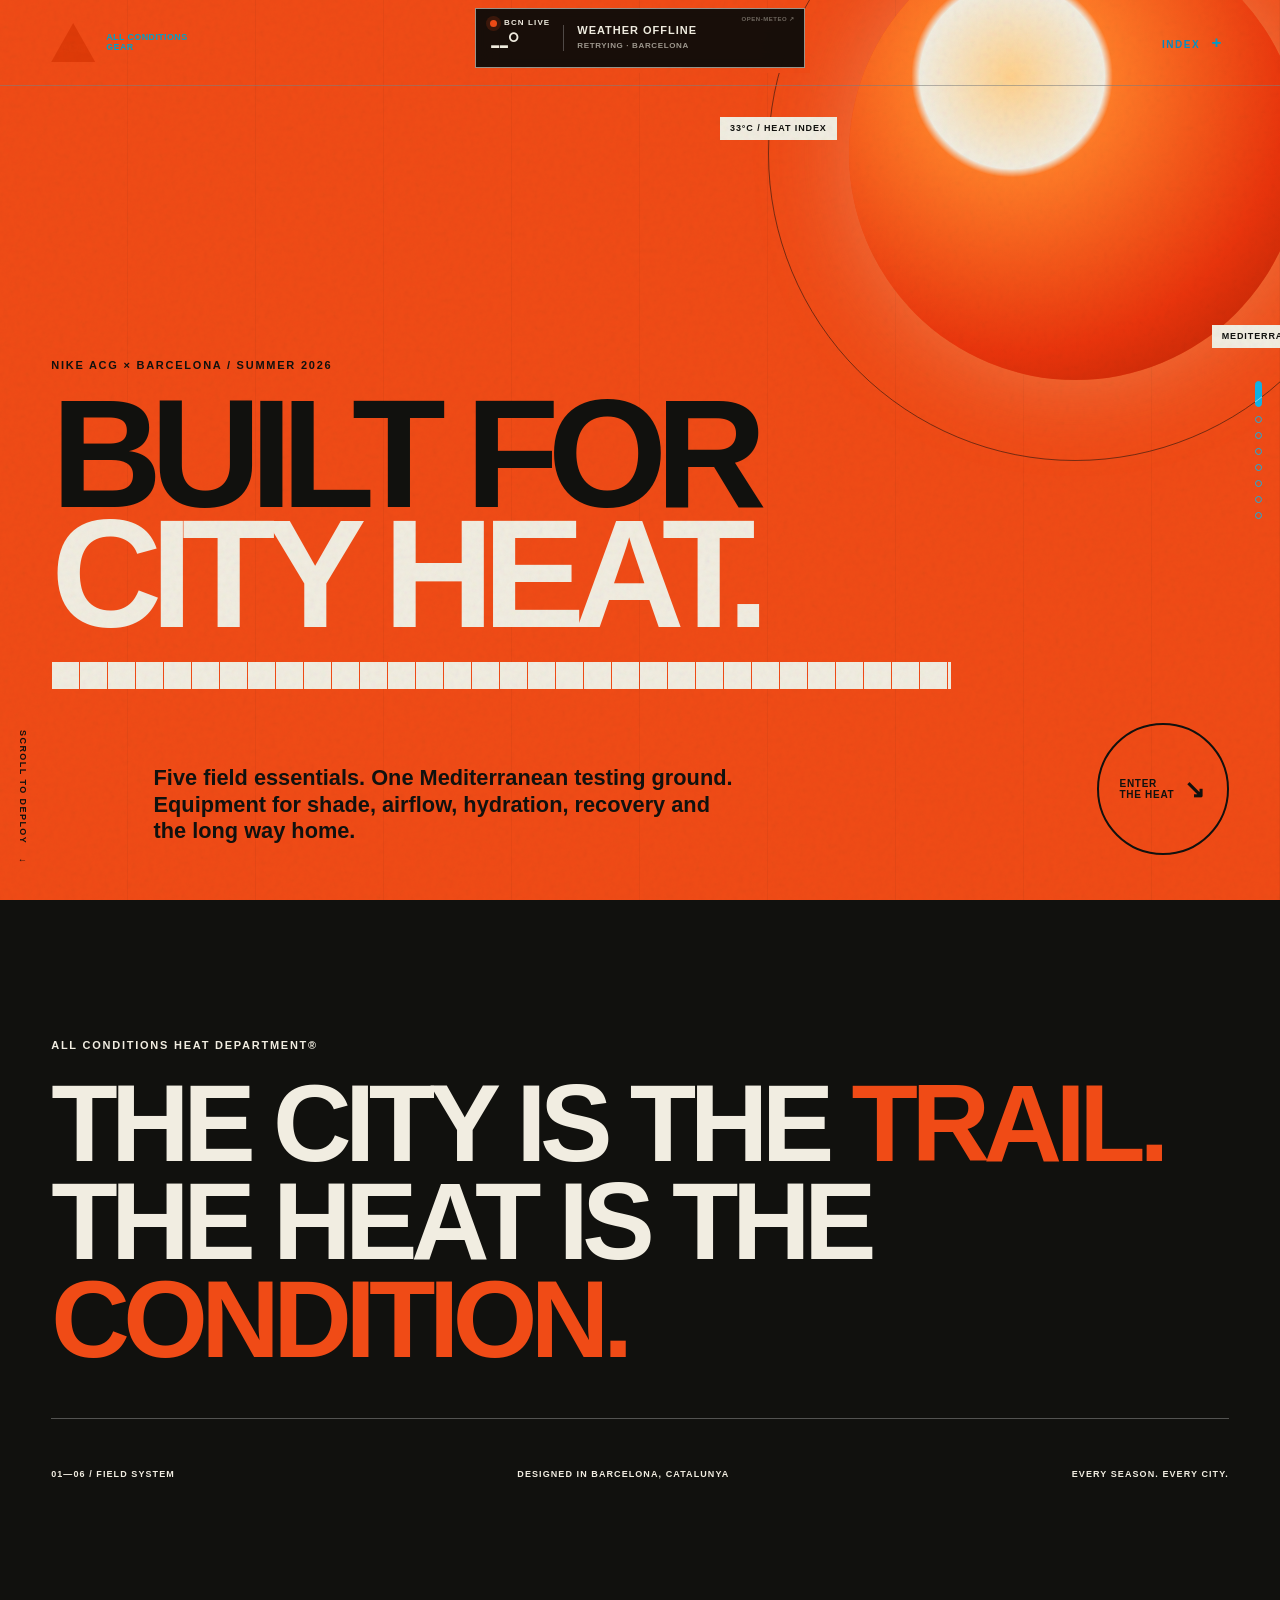
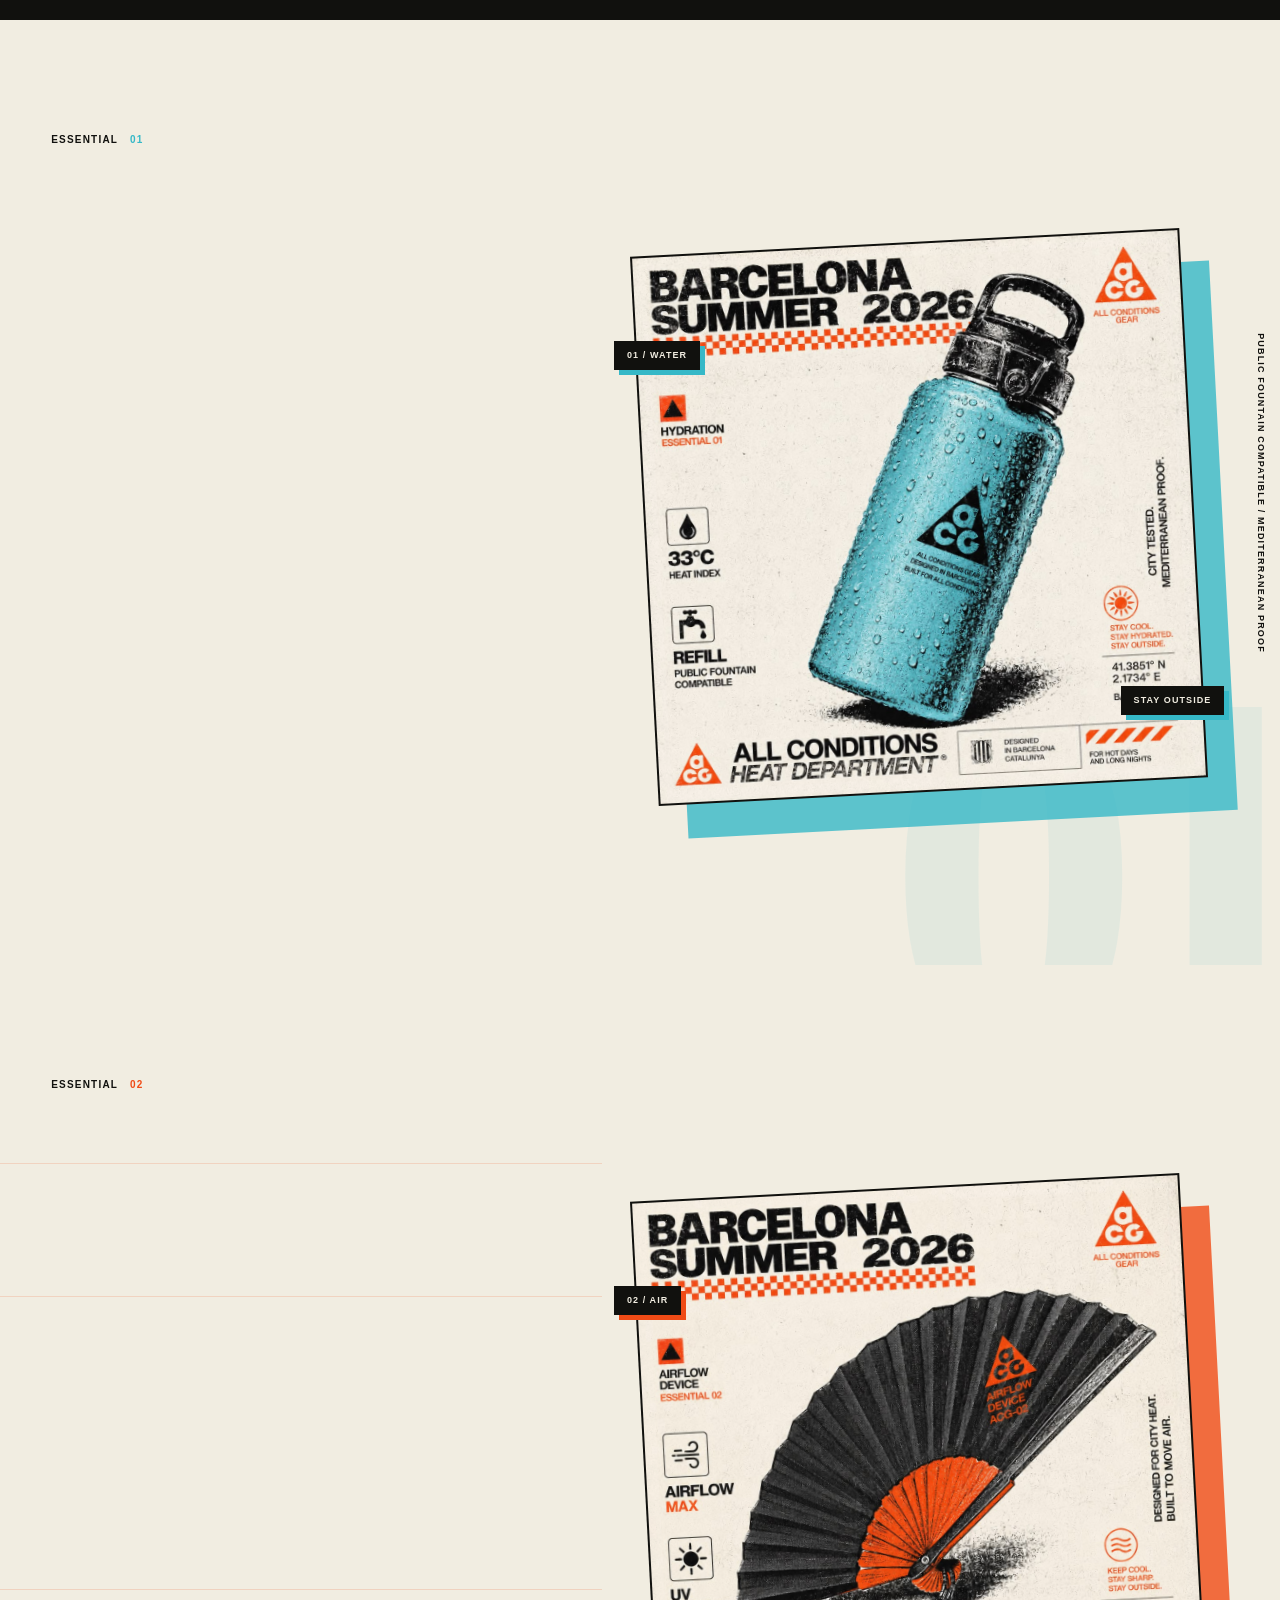
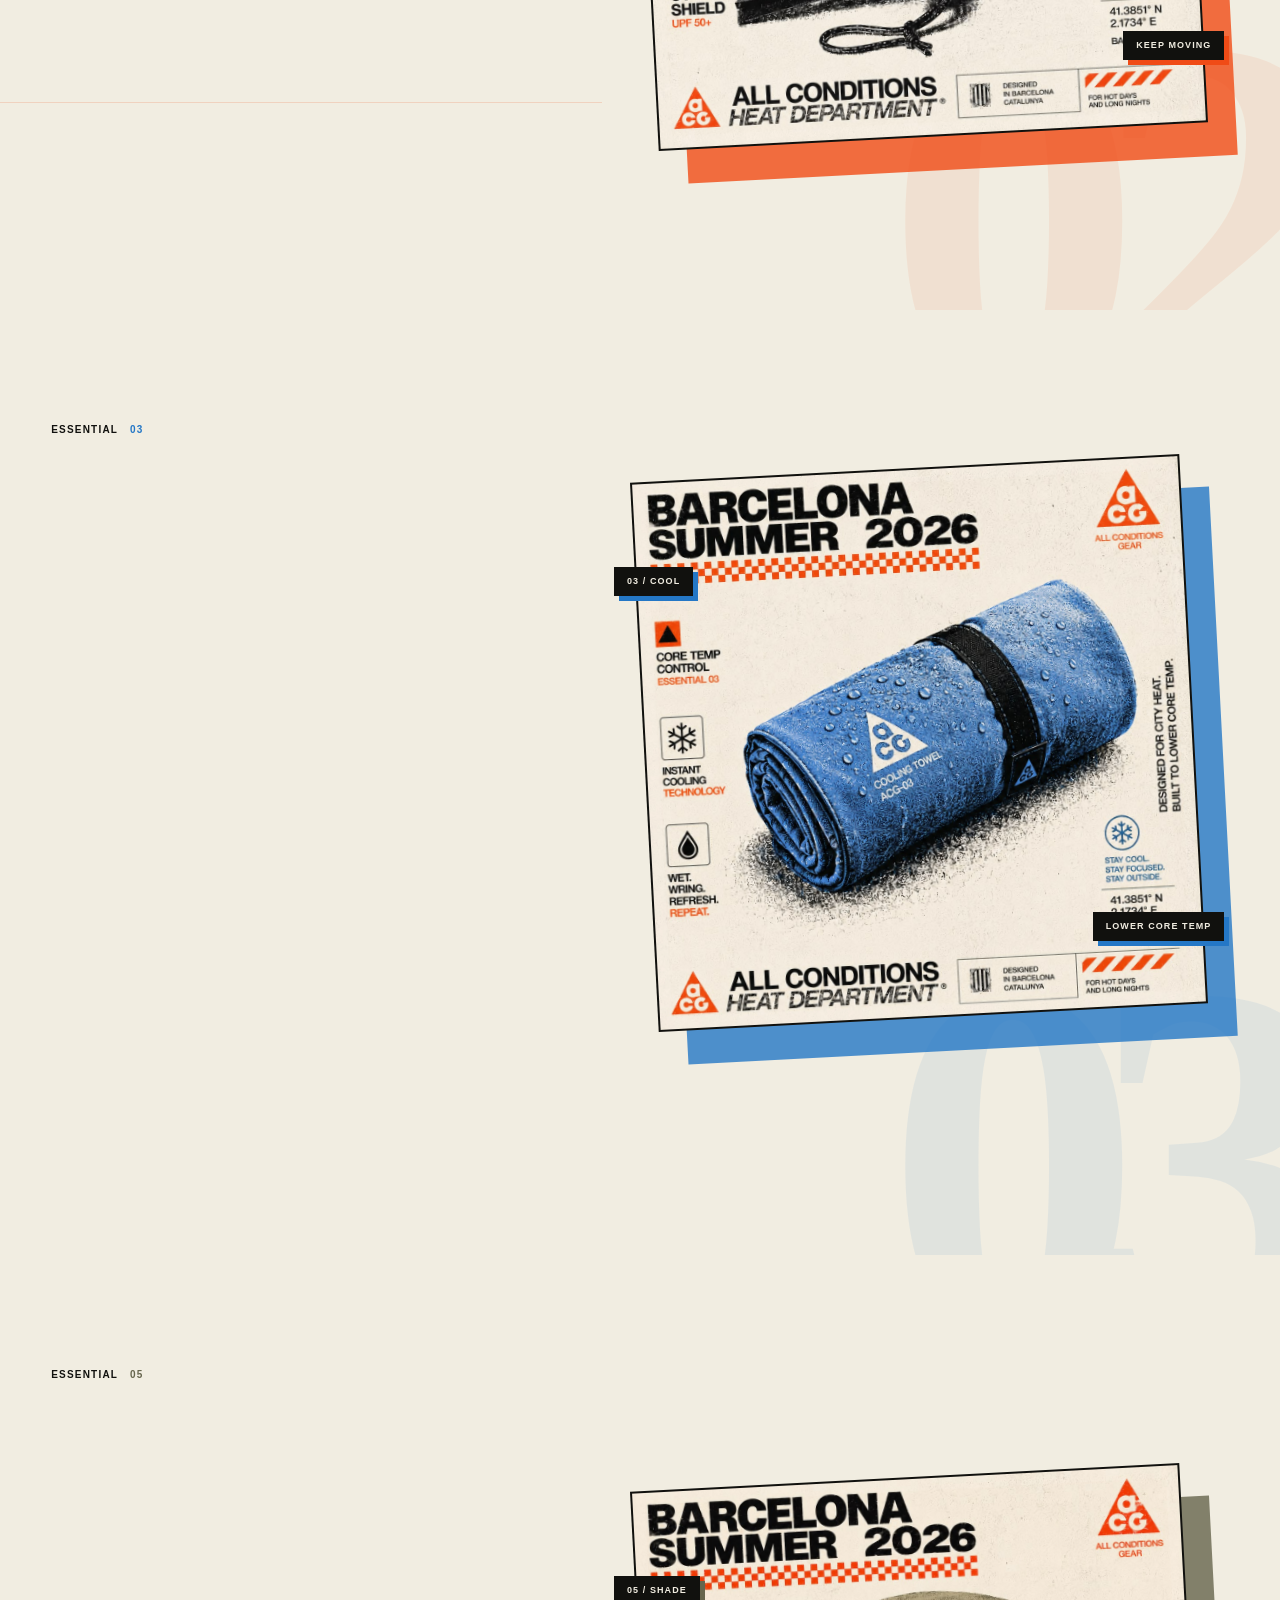
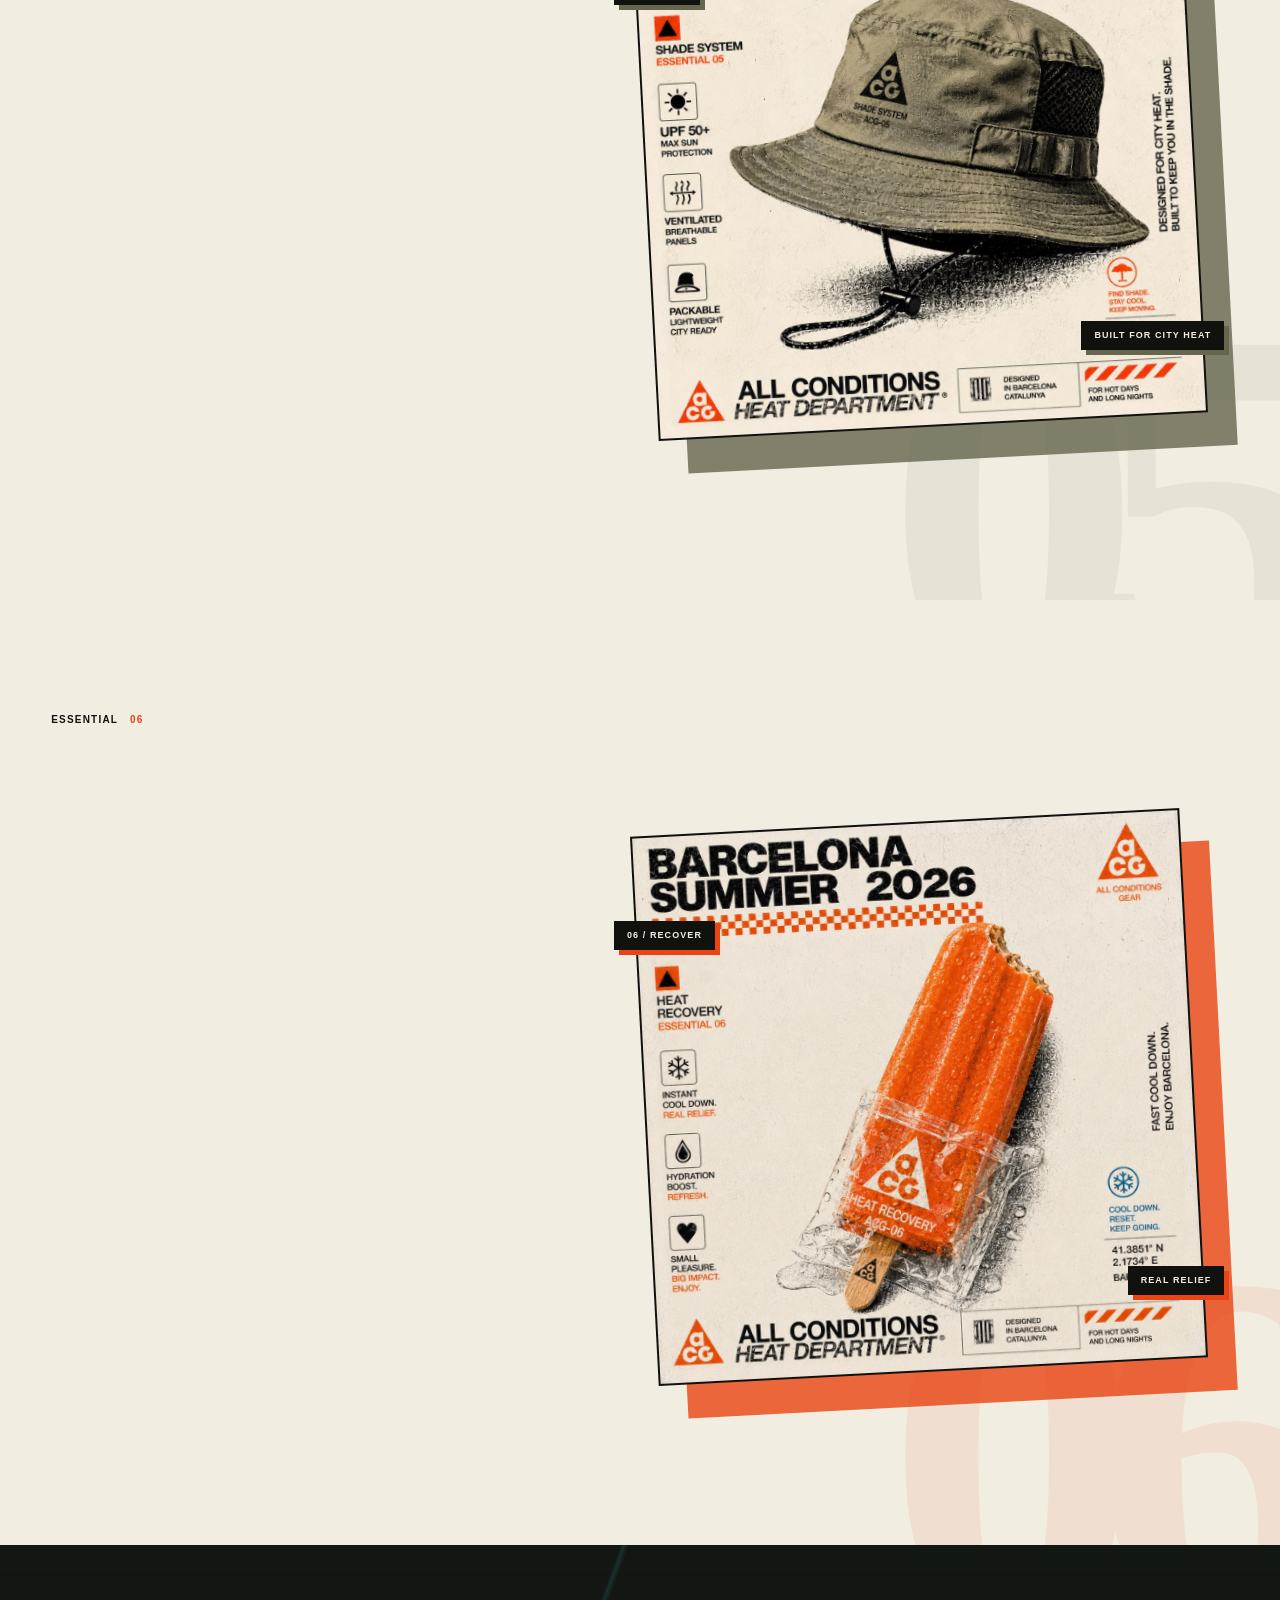
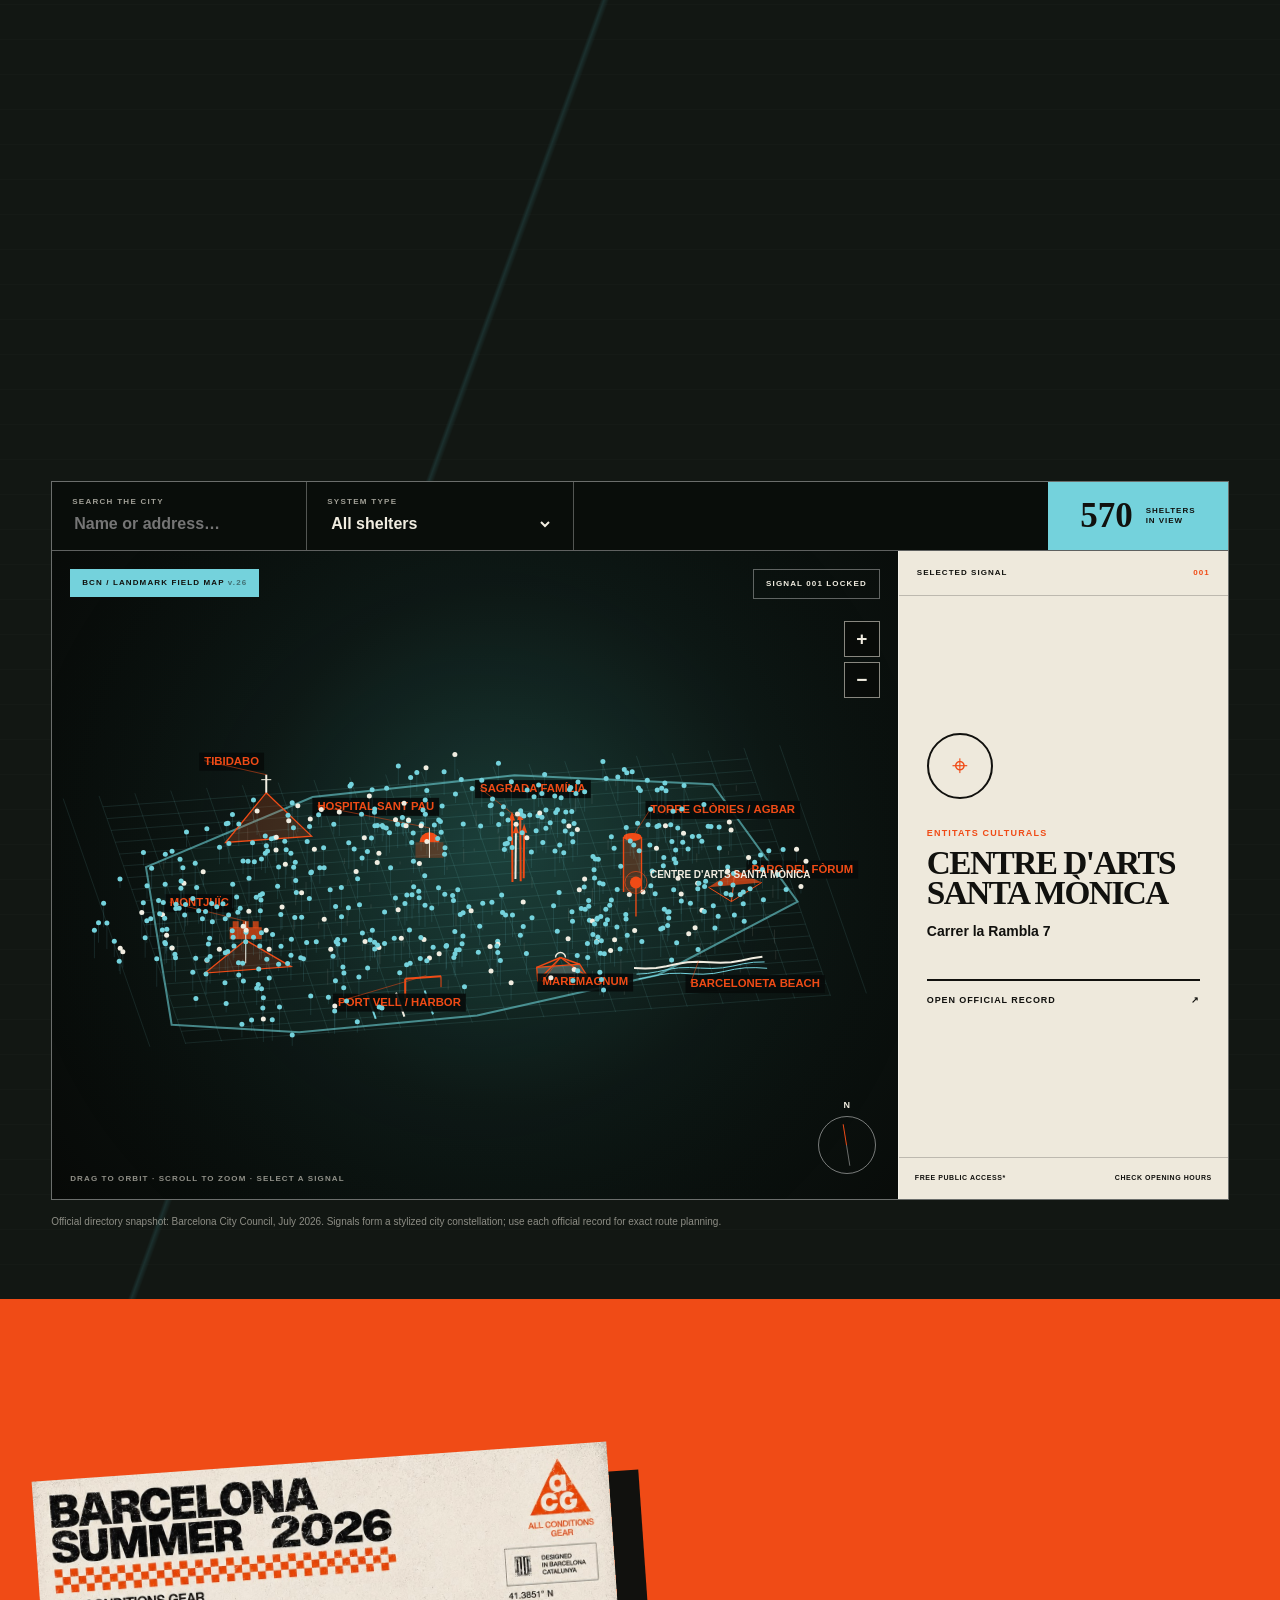
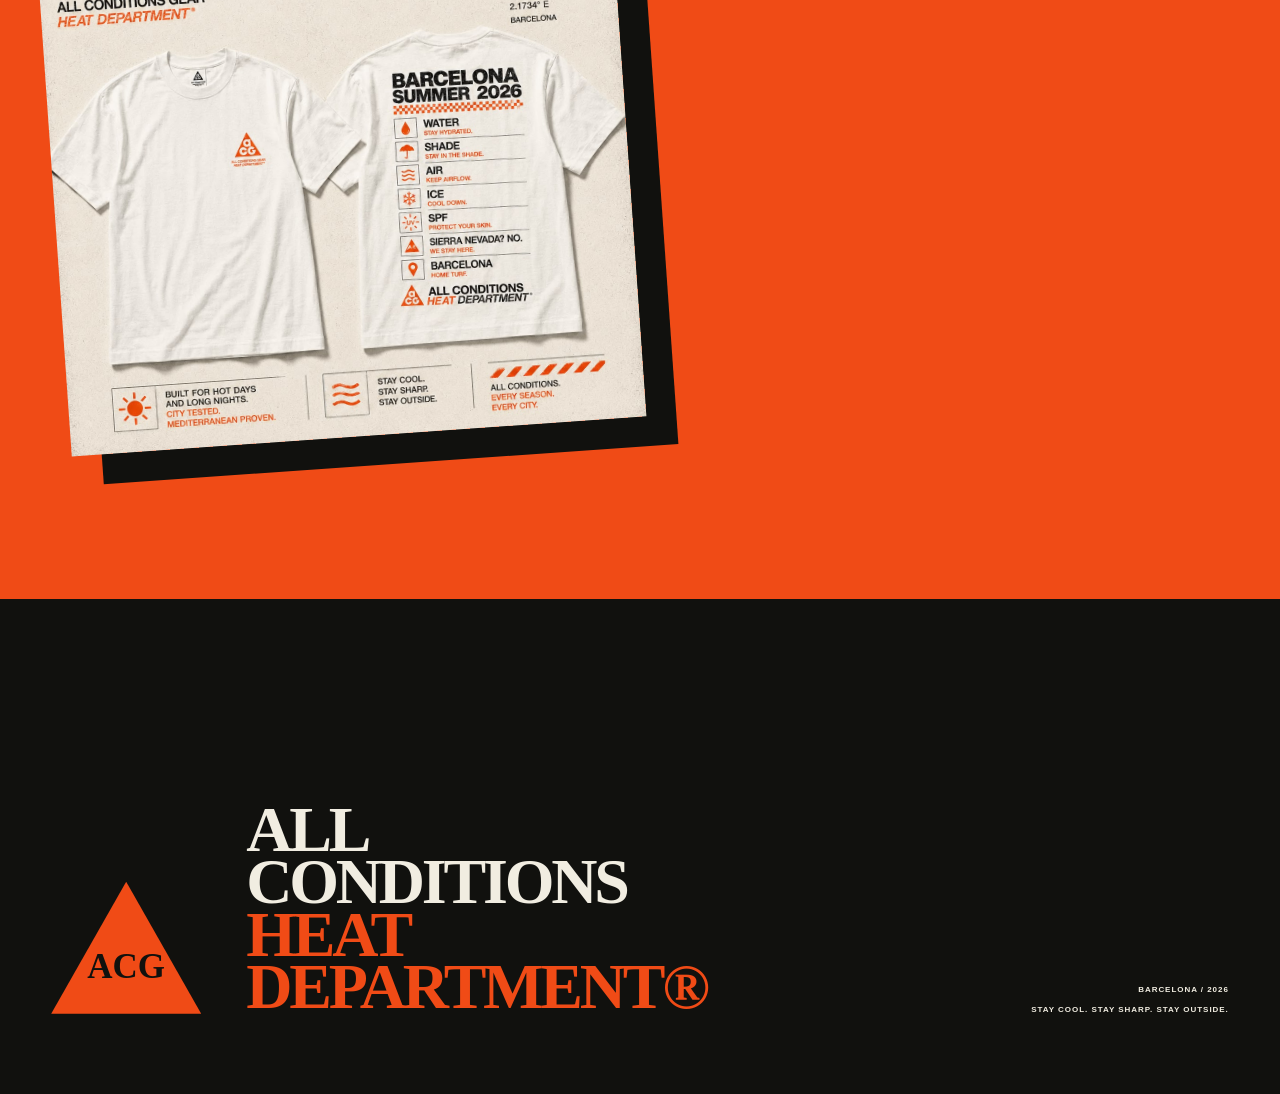
<file: experiences/acg/index.html>
<!doctype html>
<html lang="en">
<head>
  <meta charset="utf-8">
  <meta name="viewport" content="width=device-width, initial-scale=1">
  <meta name="theme-color" content="#ef4b18">
  <meta name="description" content="Nike ACG Barcelona Summer 2026 — an immersive All Conditions Heat Department concept experience.">
  <title>ACG — Barcelona Summer 2026</title>
  <script>if(new URLSearchParams(location.search).has('embed'))document.documentElement.classList.add('embed-mode')</script>
  <link rel="stylesheet" href="styles.css">
  <link rel="stylesheet" href="embed.css">
</head>
<body>
  <div class="boot" aria-hidden="true">
    <div class="boot-mark">ACG</div>
    <div class="boot-line"><span></span></div>
    <p>CALIBRATING CITY HEAT</p>
  </div>

  <div class="grain" aria-hidden="true"></div>
  <header class="topbar">
    <a class="brand" href="#top" aria-label="Nike ACG Barcelona home">
      <span class="brand-triangle">ACG</span>
      <span>ALL CONDITIONS<br>GEAR</span>
    </a>
    <button class="menu-toggle" type="button" aria-expanded="false" aria-controls="site-nav">INDEX <span>+</span></button>
    <nav class="site-nav" id="site-nav" aria-label="Campaign chapters">
      <a href="#hydration">01 Hydration</a>
      <a href="#airflow">02 Airflow</a>
      <a href="#cooling">03 Cooling</a>
      <a href="#shade">05 Shade</a>
      <a href="#recovery">06 Recovery</a>
      <a href="#shelters">City shelters</a>
    </nav>
  </header>

  <aside class="weather-tracker" id="weather-tracker" aria-label="Live weather in Barcelona" aria-live="polite">
    <div class="weather-signal"><i></i><span>BCN LIVE</span></div>
    <strong id="live-temp">--°</strong>
    <div class="weather-copy">
      <span id="weather-state">CONNECTING</span>
      <small id="weather-meta">41.3851° N / 2.1734° E</small>
    </div>
    <a href="https://open-meteo.com/" target="_blank" rel="noreferrer" aria-label="Weather data by Open-Meteo">OPEN-METEO ↗</a>
  </aside>

  <aside class="chapter-rail" aria-label="Page position"></aside>

  <main>
    <section class="intro snap-section" id="top" data-label="Intro">
      <div class="sun-orbit" aria-hidden="true">
        <div class="sun-core"></div>
        <span class="orbit-label label-a">33°C / HEAT INDEX</span>
        <span class="orbit-label label-b">MEDITERRANEAN PROVEN</span>
        <span class="orbit-label label-c">CITY TESTED</span>
      </div>
      <div class="intro-copy">
        <p class="eyebrow">NIKE ACG × BARCELONA / SUMMER 2026</p>
        <h1><span>BUILT FOR</span><span class="hot">CITY HEAT.</span></h1>
        <div class="checker" aria-hidden="true"></div>
        <div class="intro-bottom">
          <p>Five field essentials. One Mediterranean testing ground. Equipment for shade, airflow, hydration, recovery and the long way home.</p>
          <a class="round-link" href="#hydration"><span>ENTER<br>THE HEAT</span><b>↘</b></a>
        </div>
      </div>
      <div class="scroll-tag">SCROLL TO DEPLOY <span>↓</span></div>
    </section>

    <section class="manifesto">
      <p class="eyebrow">ALL CONDITIONS HEAT DEPARTMENT®</p>
      <p class="statement">THE CITY IS THE <em>TRAIL.</em><br>THE HEAT IS THE <em>CONDITION.</em></p>
      <div class="manifesto-meta">
        <span>01—06 / FIELD SYSTEM</span>
        <span>DESIGNED IN BARCELONA, CATALUNYA</span>
        <span>EVERY SEASON. EVERY CITY.</span>
      </div>
    </section>

    <section class="product-hero snap-section aqua" id="hydration" data-label="Hydration" data-code="01">
      <div class="product-index">ESSENTIAL <b>01</b></div>
      <div class="product-copy reveal">
        <p class="eyebrow">HYDRATION SYSTEM / ACG-01</p>
        <h2>REFILL.<br><span>RESET.</span><br>RETURN.</h2>
        <p class="product-lede">A hard-wearing city flask engineered for hot blocks, long climbs and every public fountain in between.</p>
        <div class="specs">
          <span><i>◉</i> 33°C TESTED</span><span><i>↻</i> REFILL READY</span><span><i>⌁</i> GRIP SHELL</span>
        </div>
      </div>
      <div class="product-stage tilt-card" data-tilt="10">
        <div class="poster-frame"><img src="assets/hydration.jpg" alt="Turquoise ACG hydration bottle campaign poster"></div>
        <span class="float-note note-1">01 / WATER</span><span class="float-note note-2">STAY OUTSIDE</span>
      </div>
      <div class="vertical-note">PUBLIC FOUNTAIN COMPATIBLE / MEDITERRANEAN PROOF</div>
    </section>

    <section class="product-hero snap-section orange" id="airflow" data-label="Airflow" data-code="02">
      <div class="product-index">ESSENTIAL <b>02</b></div>
      <div class="product-copy reveal">
        <p class="eyebrow">AIRFLOW DEVICE / ACG-02</p>
        <h2>MOVE<br><span>THE AIR.</span></h2>
        <p class="product-lede">A pocket-sized wind system with UV-shielded performance and a mechanical snap you can feel.</p>
        <div class="specs">
          <span><i>≋</i> AIRFLOW MAX</span><span><i>☀</i> UPF 50+</span><span><i>◒</i> FOLD FLAT</span>
        </div>
      </div>
      <div class="product-stage tilt-card" data-tilt="-8">
        <div class="poster-frame"><img src="assets/airflow-device.jpg" alt="Black and orange ACG folding fan campaign poster"></div>
        <span class="float-note note-1">02 / AIR</span><span class="float-note note-2">KEEP MOVING</span>
      </div>
      <div class="wind-lines" aria-hidden="true"><i></i><i></i><i></i><i></i></div>
    </section>

    <section class="product-hero snap-section blue" id="cooling" data-label="Cooling" data-code="03">
      <div class="product-index">ESSENTIAL <b>03</b></div>
      <div class="product-copy reveal">
        <p class="eyebrow">CORE TEMP CONTROL / ACG-03</p>
        <h2>WET.<br>WRING.<br><span>REPEAT.</span></h2>
        <p class="product-lede">Instant evaporative cooling for the spaces between shade. Roll it. Clip it. Deploy it.</p>
        <div class="specs">
          <span><i>❄</i> INSTANT COOL</span><span><i>●</i> CORE CONTROL</span><span><i>↗</i> QUICK DRY</span>
        </div>
      </div>
      <div class="product-stage tilt-card" data-tilt="7">
        <div class="poster-frame"><img src="assets/cooling-towel.jpg" alt="Blue ACG cooling towel campaign poster"></div>
        <span class="float-note note-1">03 / COOL</span><span class="float-note note-2">LOWER CORE TEMP</span>
      </div>
      <div class="droplets" aria-hidden="true"></div>
    </section>

    <section class="product-hero snap-section khaki" id="shade" data-label="Shade" data-code="05">
      <div class="product-index">ESSENTIAL <b>05</b></div>
      <div class="product-copy reveal">
        <p class="eyebrow">SHADE SYSTEM / ACG-05</p>
        <h2>WEAR<br><span>YOUR SHADE.</span></h2>
        <p class="product-lede">Packable 360-degree coverage with ventilated side panels for exposed avenues and open plazas.</p>
        <div class="specs">
          <span><i>☀</i> UPF 50+</span><span><i>↔</i> VENTILATED</span><span><i>⌁</i> PACKABLE</span>
        </div>
      </div>
      <div class="product-stage tilt-card" data-tilt="-6">
        <div class="poster-frame"><img src="assets/shade-system.jpg" alt="Khaki ACG shade hat campaign poster"></div>
        <span class="float-note note-1">05 / SHADE</span><span class="float-note note-2">BUILT FOR CITY HEAT</span>
      </div>
    </section>

    <section class="product-hero snap-section red" id="recovery" data-label="Recovery" data-code="06">
      <div class="product-index">ESSENTIAL <b>06</b></div>
      <div class="product-copy reveal">
        <p class="eyebrow">HEAT RECOVERY / ACG-06</p>
        <h2>COOL<br><span>DOWN.</span><br>GO ON.</h2>
        <p class="product-lede">A deliberately low-tech recovery system for the highest-heat moments. Small pleasure. Big impact.</p>
        <div class="specs">
          <span><i>❄</i> FAST RESET</span><span><i>♥</i> MORALE MAX</span><span><i>●</i> ORANGE CORE</span>
        </div>
      </div>
      <div class="product-stage tilt-card" data-tilt="8">
        <div class="poster-frame"><img src="assets/heat-recovery.jpg" alt="Orange ACG ice pop campaign poster"></div>
        <span class="float-note note-1">06 / RECOVER</span><span class="float-note note-2">REAL RELIEF</span>
      </div>
    </section>

    <section class="shelter-zone snap-section" id="shelters" data-label="Shelters">
      <div class="map-heading reveal">
        <p class="eyebrow">BARCELONA CLIMATE SHELTER NETWORK / LIVE DIRECTORY</p>
        <h2>FIND<br><span>YOUR COOL.</span></h2>
        <p>Every current summer shelter in the City Council directory, transformed into an explorable ACG field map.</p>
      </div>
      <div class="map-shell">
        <div class="map-toolbar">
          <label><span>SEARCH THE CITY</span><input id="shelter-search" type="search" placeholder="Name or address…" autocomplete="off"></label>
          <label><span>SYSTEM TYPE</span><select id="shelter-category"><option value="all">All shelters</option></select></label>
          <div class="map-count"><strong id="visible-count">570</strong><span>SHELTERS<br>IN VIEW</span></div>
        </div>
        <div class="map-viewport">
          <canvas id="city-map" aria-label="Interactive stylized 3D map of Barcelona climate shelters and iconic landmarks"></canvas>
          <p class="sr-only">The schematic map includes Montjuïc, Port Vell and the harbor, Maremagnum, Barceloneta Beach, Torre Glòries, Sagrada Família, Hospital de Sant Pau, Tibidabo and Parc del Fòrum as orientation landmarks.</p>
          <div class="map-badge">BCN / LANDMARK FIELD MAP <span>v.26</span></div>
          <div class="map-instructions">DRAG TO ORBIT · SCROLL TO ZOOM · SELECT A SIGNAL</div>
          <div class="map-zoom" aria-label="Map zoom controls"><button id="map-zoom-in" type="button" aria-label="Zoom in">+</button><button id="map-zoom-out" type="button" aria-label="Zoom out">−</button></div>
          <div class="map-compass" aria-hidden="true"><b>N</b><i></i></div>
          <div class="map-toast" id="map-toast" role="status" aria-live="polite">570 SIGNALS LOADED</div>
        </div>
        <aside class="shelter-card" id="shelter-card" aria-live="polite">
          <div class="shelter-card-top"><span>SELECTED SIGNAL</span><b id="shelter-number">—</b></div>
          <div class="shelter-card-body">
            <span class="signal-icon">⌖</span>
            <p class="shelter-kind" id="shelter-kind">CLIMATE SHELTER</p>
            <h3 id="shelter-name">Explore the city</h3>
            <p id="shelter-address">Choose any signal to reveal its official name and address.</p>
            <a id="shelter-link" href="https://www.barcelona.cat/barcelona-pel-clima/ca/accions-concretes/xarxa-de-refugis-climatics" target="_blank" rel="noreferrer">OPEN OFFICIAL RECORD <span>↗</span></a>
          </div>
          <div class="shelter-card-bottom"><span>FREE PUBLIC ACCESS*</span><span>CHECK OPENING HOURS</span></div>
        </aside>
      </div>
      <p class="map-source">Official directory snapshot: Barcelona City Council, July 2026. Signals form a stylized city constellation; use each official record for exact route planning.</p>
    </section>

    <section class="uniform snap-section" id="uniform" data-label="Uniform">
      <div class="uniform-art tilt-card" data-tilt="5"><img src="assets/field-tee.jpg" alt="White ACG Barcelona Summer 2026 field T-shirt campaign poster"></div>
      <div class="uniform-copy reveal">
        <p class="eyebrow">FIELD UNIFORM / BARCELONA 2026</p>
        <h2>THE HEAT<br><span>DEPARTMENT TEE.</span></h2>
        <p>Seven reminders for hot days and long nights. Water. Shade. Air. Ice. SPF. No mountains required.</p>
        <a class="object-button" href="field-notes.html">VIEW FIELD NOTES <span>&#8599;</span></a>
      </div>
    </section>
  </main>

  <footer>
    <div class="footer-mark">ACG</div>
    <p>ALL CONDITIONS<br><em>HEAT DEPARTMENT®</em></p>
    <div><span>BARCELONA / 2026</span><span>STAY COOL. STAY SHARP. STAY OUTSIDE.</span></div>
  </footer>

  <script src="assets/shelters.js"></script>
  <script src="script.js"></script>
</body>
</html>
</file>
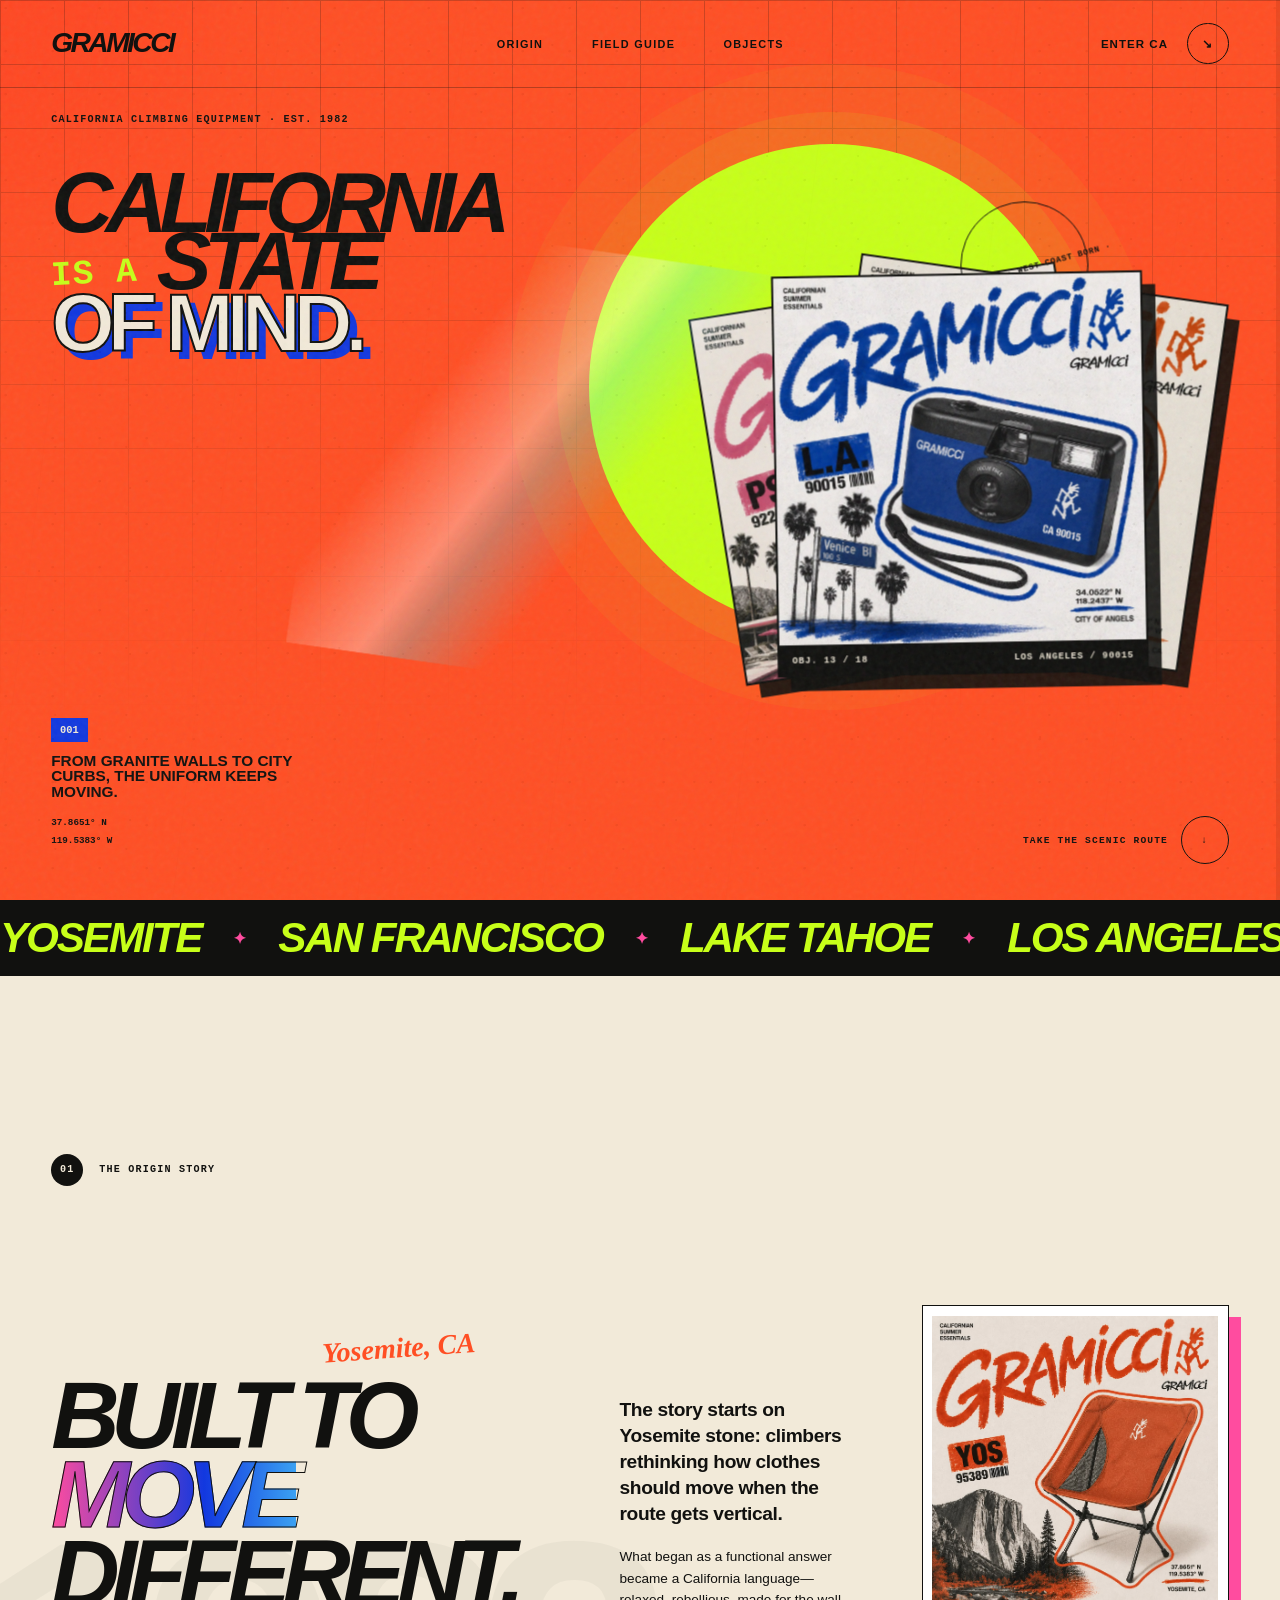
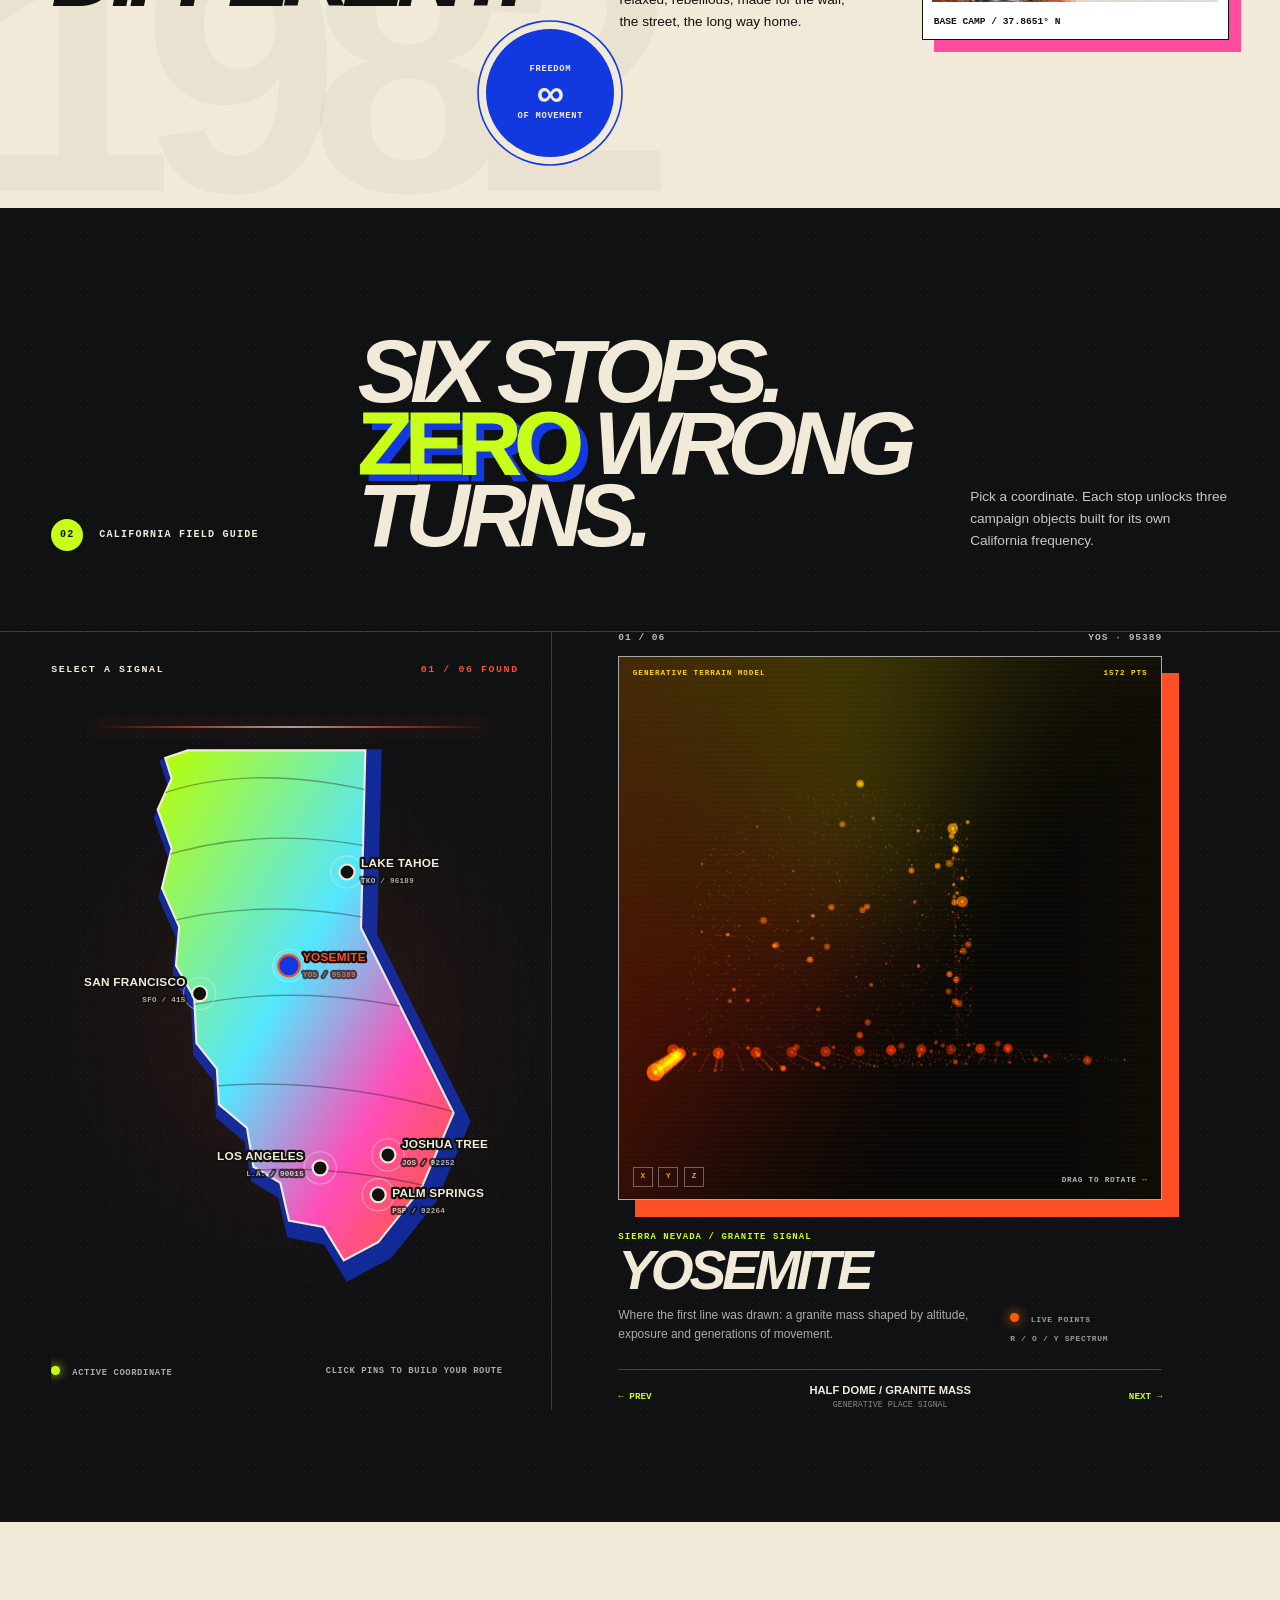
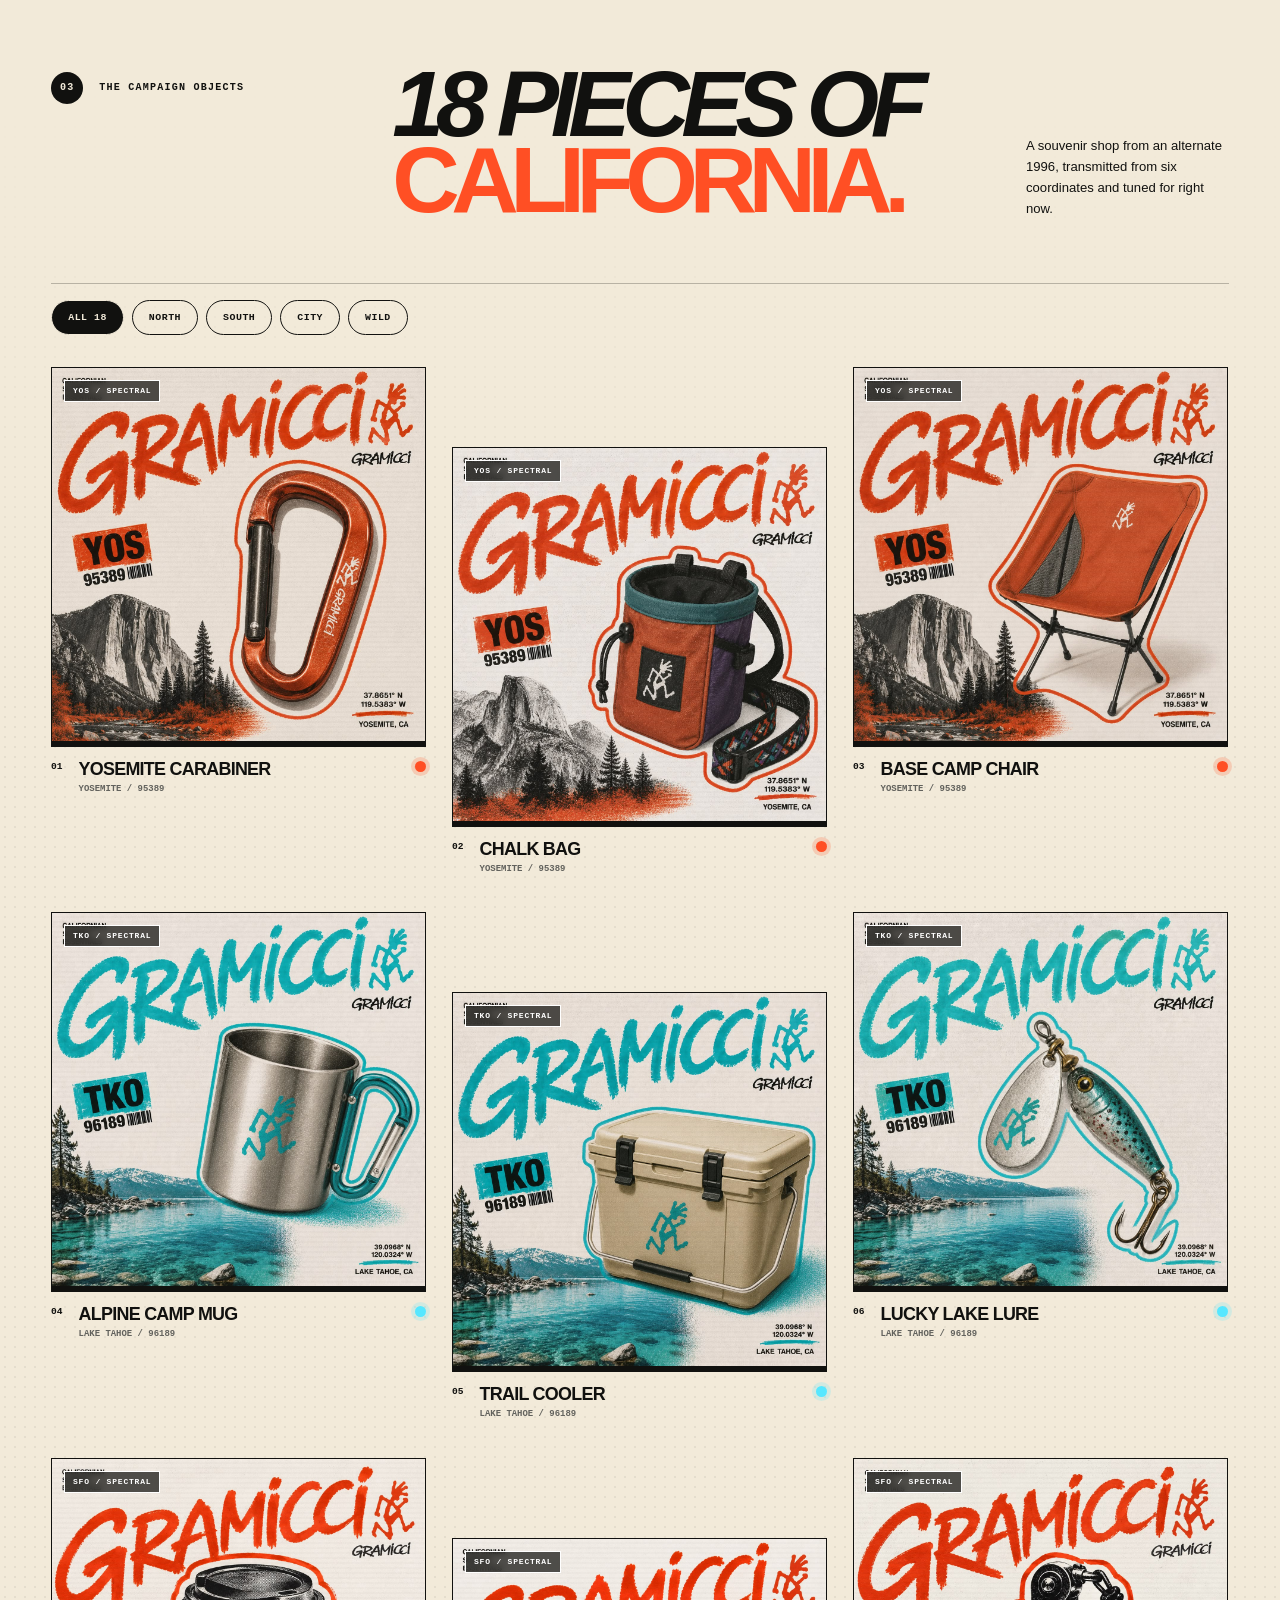
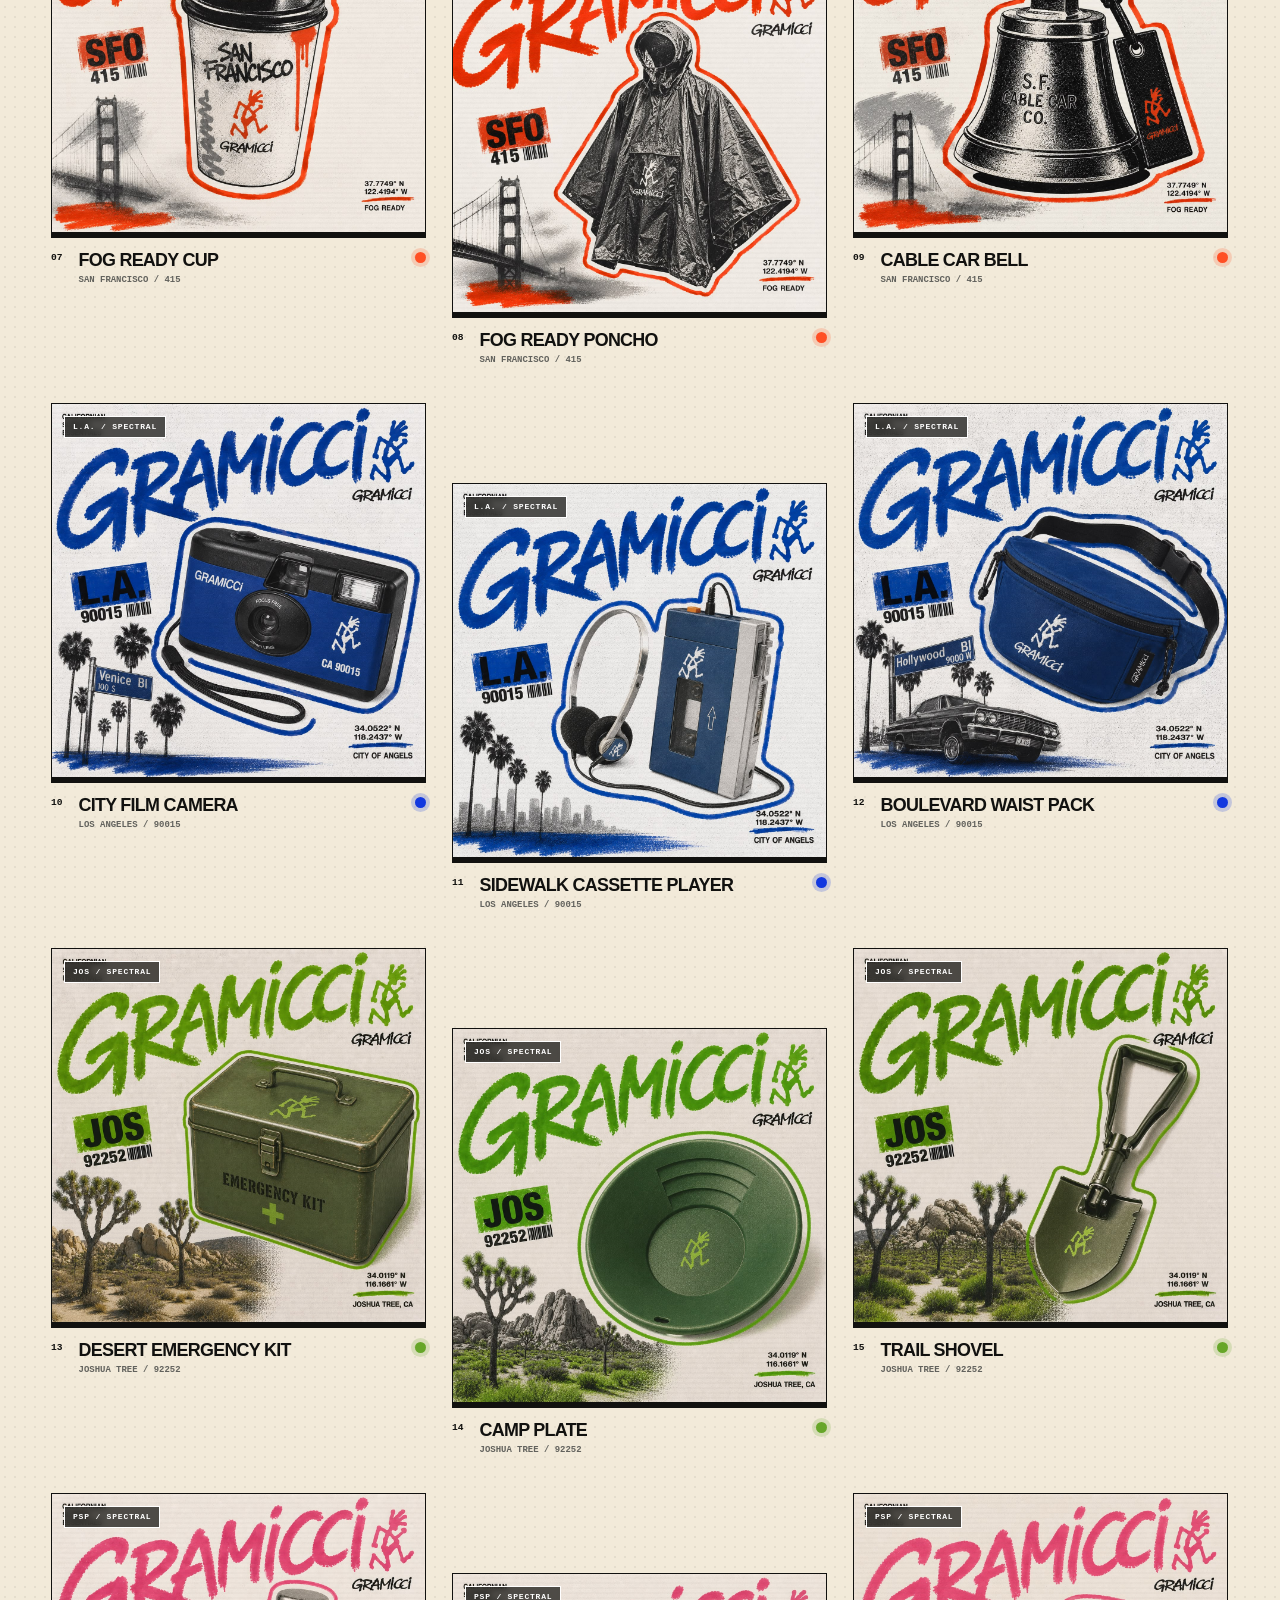
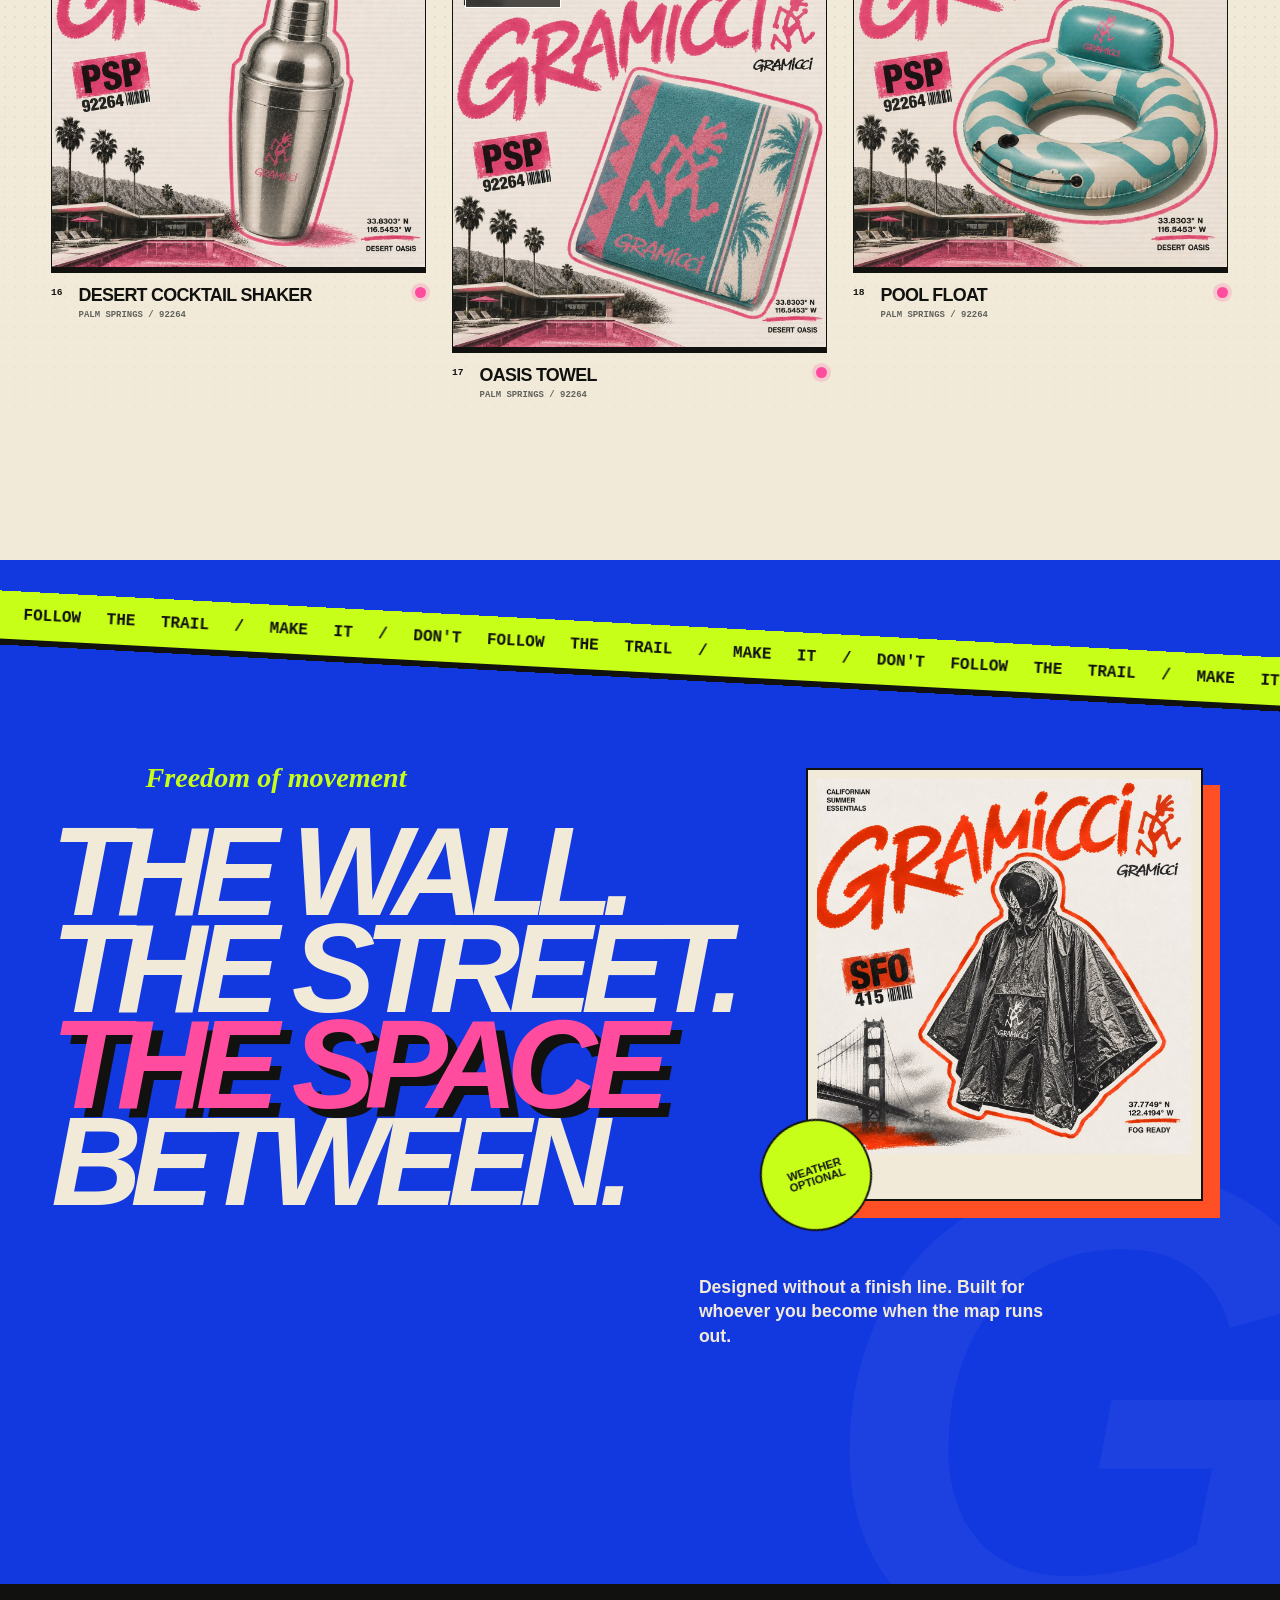
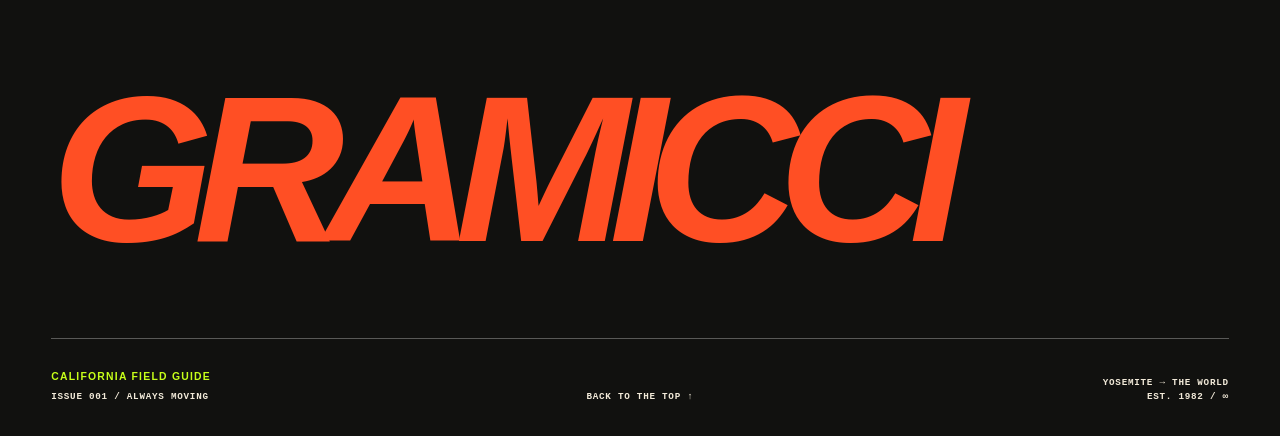
<file: experiences/gramicci/index.html>
<!doctype html>
<html lang="en">
<head>
  <meta charset="utf-8">
  <meta name="viewport" content="width=device-width, initial-scale=1">
  <meta name="theme-color" content="#ff4f24">
  <meta name="description" content="Gramicci California Field Guide — an interactive campaign archive spanning six California icons.">
  <title>Gramicci — California Field Guide</title>
  <script>if(new URLSearchParams(location.search).has('embed'))document.documentElement.classList.add('embed-mode')</script>
  <link rel="stylesheet" href="styles.css">
  <link rel="stylesheet" href="embed.css?v=1.17">
</head>
<body>
  <a class="skip-link" href="#main">Skip to the field guide</a>

  <div class="boot" aria-hidden="true">
    <div class="boot__stamp">G</div>
    <p>CALIFORNIA FIELD SIGNAL</p>
    <div class="boot__bar"><span></span></div>
    <small>6 COORDINATES / 18 OBJECTS / ONE STATE OF MIND</small>
  </div>

  <div class="grain" aria-hidden="true"></div>
  <div class="cursor-glow" aria-hidden="true"></div>
  <div class="scroll-progress" aria-hidden="true"><span></span></div>

  <header class="site-header">
    <a class="brand" href="#top" aria-label="Gramicci California home">
      <span class="brand__word">GRAMICCI</span>
      <span class="brand__runner" aria-hidden="true">人</span>
    </a>
    <nav aria-label="Main navigation">
      <a href="#origin">Origin</a>
      <a href="#field-guide">Field guide <sup>06</sup></a>
      <a href="#archive">Objects <sup>18</sup></a>
    </nav>
    <a class="nav-cta" href="#field-guide"><span>ENTER CA</span><i aria-hidden="true">↘</i></a>
  </header>

  <main id="main">
    <section class="hero" id="top">
      <div class="hero__sun" aria-hidden="true"></div>
      <div class="hero__grid" aria-hidden="true"></div>
      <p class="hero__eyebrow">CALIFORNIA CLIMBING EQUIPMENT · EST. 1982</p>
      <h1>
        <span class="hero__title hero__title--top">CALIFORNIA</span>
        <span class="hero__title hero__title--bottom"><small>IS A</small> STATE<br><em>OF MIND.</em></span>
      </h1>

      <div class="hero-object" data-tilt>
        <div class="hero-object__orbit" aria-hidden="true"><span>FIELD TESTED · WEST COAST BORN ·</span></div>
        <div class="hero-card hero-card--back"><img src="assets/palm-springs-pool-float.jpg" alt=""></div>
        <div class="hero-card hero-card--mid"><img src="assets/yosemite-carabiner.jpg" alt=""></div>
        <figure class="hero-card hero-card--front">
          <img src="assets/los-angeles-camera.jpg" alt="Gramicci blue film camera, Los Angeles campaign object">
          <figcaption><span>OBJ. 13 / 18</span><span>LOS ANGELES / 90015</span></figcaption>
        </figure>
        <div class="hero-object__shine" aria-hidden="true"></div>
      </div>

      <div class="hero__note note-card">
        <span class="note-card__number">001</span>
        <p>From granite walls to city curbs, the uniform keeps moving.</p>
        <span class="note-card__coords">37.8651° N<br>119.5383° W</span>
      </div>

      <a class="scroll-cue" href="#origin">
        <span>TAKE THE SCENIC ROUTE</span>
        <i aria-hidden="true">↓</i>
      </a>
    </section>

    <div class="ticker" aria-hidden="true">
      <div class="ticker__track">
        <span>YOSEMITE</span><b>✦</b><span>SAN FRANCISCO</span><b>✦</b><span>LAKE TAHOE</span><b>✦</b><span>LOS ANGELES</span><b>✦</b><span>JOSHUA TREE</span><b>✦</b><span>PALM SPRINGS</span><b>✦</b>
        <span>YOSEMITE</span><b>✦</b><span>SAN FRANCISCO</span><b>✦</b><span>LAKE TAHOE</span><b>✦</b><span>LOS ANGELES</span><b>✦</b><span>JOSHUA TREE</span><b>✦</b><span>PALM SPRINGS</span><b>✦</b>
      </div>
    </div>

    <section class="origin section-pad" id="origin">
      <div class="section-kicker reveal"><span>01</span> THE ORIGIN STORY</div>
      <div class="origin__headline reveal">
        <p class="scribble">Yosemite, CA</p>
        <h2>BUILT TO<br><span class="holo-text">MOVE</span> DIFFERENT.</h2>
      </div>
      <div class="origin__copy reveal">
        <p class="origin__lead">The story starts on Yosemite stone: climbers rethinking how clothes should move when the route gets vertical.</p>
        <p>What began as a functional answer became a California language—relaxed, rebellious, made for the wall, the street, the long way home.</p>
      </div>
      <figure class="origin__photo photo-sticker reveal" data-tilt>
        <img src="assets/yosemite-camp-chair.jpg" alt="Orange Gramicci camp chair at Yosemite">
        <figcaption>BASE CAMP / 37.8651° N</figcaption>
      </figure>
      <div class="origin__badge reveal" aria-label="Freedom of movement since 1982">
        <span>FREEDOM</span><strong>∞</strong><span>OF MOVEMENT</span>
      </div>
    </section>

    <section class="field-guide" id="field-guide">
      <div class="field-guide__top section-pad">
        <div class="section-kicker section-kicker--light reveal"><span>02</span> CALIFORNIA FIELD GUIDE</div>
        <h2 class="reveal">SIX STOPS.<br><i>ZERO</i> WRONG TURNS.</h2>
        <p class="field-guide__intro reveal">Pick a coordinate. Each stop unlocks three campaign objects built for its own California frequency.</p>
      </div>

      <div class="map-experience section-pad">
        <div class="map-wrap reveal">
          <div class="map-wrap__label"><span>SELECT A SIGNAL</span><strong id="route-status">01 / 06 FOUND</strong></div>
          <div class="map-scan" aria-hidden="true"></div>
          <svg class="california-map" viewBox="0 0 390 540" role="img" aria-labelledby="map-title map-desc">
            <title id="map-title">Interactive map of California campaign locations</title>
            <desc id="map-desc">Choose Yosemite, Joshua Tree, San Francisco, Palm Springs, Los Angeles, or Lake Tahoe.</desc>
            <defs>
              <linearGradient id="caHolo" x1="0" x2="1" y1="0" y2="1">
                <stop offset="0" stop-color="#baff00"/>
                <stop offset=".45" stop-color="#55e6ff"/>
                <stop offset=".72" stop-color="#ff4eb8"/>
                <stop offset="1" stop-color="#ff5a1f"/>
              </linearGradient>
              <filter id="mapGlow"><feGaussianBlur stdDeviation="7" result="blur"/><feMerge><feMergeNode in="blur"/><feMergeNode in="SourceGraphic"/></feMerge></filter>
              <clipPath id="caClip"><path d="M90 19 L255 19 L251 184 L337 356 L307 426 L267 476 L235 493 L216 462 L184 456 L176 421 L151 406 L145 370 L119 348 L117 315 L98 291 L96 249 L79 219 L82 183 L66 147 L75 110 L62 74 L75 45 L69 26 Z"/></clipPath>
            </defs>
            <path class="ca-shadow" d="M90 19 L255 19 L251 184 L337 356 L307 426 L267 476 L235 493 L216 462 L184 456 L176 421 L151 406 L145 370 L119 348 L117 315 L98 291 L96 249 L79 219 L82 183 L66 147 L75 110 L62 74 L75 45 L69 26 Z"/>
            <path class="ca-shape" d="M90 19 L255 19 L251 184 L337 356 L307 426 L267 476 L235 493 L216 462 L184 456 L176 421 L151 406 L145 370 L119 348 L117 315 L98 291 L96 249 L79 219 L82 183 L66 147 L75 110 L62 74 L75 45 L69 26 Z"/>
            <g class="topo" clip-path="url(#caClip)" aria-hidden="true">
              <path d="M20 82 Q130 10 330 76 T410 158"/><path d="M0 145 Q170 56 375 145 T400 252"/><path d="M-20 216 Q145 120 380 210 T430 310"/><path d="M-20 296 Q160 203 390 285 T420 390"/><path d="M-30 372 Q140 285 400 374 T440 470"/><path d="M-20 452 Q180 360 430 462"/>
            </g>
            <polyline id="field-route" class="field-route" points="184,219" aria-hidden="true"/>
            <circle id="route-head" class="route-head" cx="184" cy="219" r="4" aria-hidden="true"/>

            <g class="map-pin is-active is-visited" data-location="yosemite" role="button" tabindex="0" aria-label="Explore Yosemite">
              <circle class="map-pin__pulse" cx="184" cy="219" r="15"/><circle cx="184" cy="219" r="7"/><text x="197" y="215">YOSEMITE</text><text class="map-pin__code" x="197" y="230">YOS / 95389</text>
            </g>
            <g class="map-pin" data-location="tahoe" role="button" tabindex="0" aria-label="Explore Lake Tahoe">
              <circle class="map-pin__pulse" cx="238" cy="132" r="15"/><circle cx="238" cy="132" r="7"/><text x="251" y="127">LAKE TAHOE</text><text class="map-pin__code" x="251" y="142">TKO / 96189</text>
            </g>
            <g class="map-pin map-pin--left" data-location="sanfrancisco" role="button" tabindex="0" aria-label="Explore San Francisco">
              <circle class="map-pin__pulse" cx="101" cy="245" r="15"/><circle cx="101" cy="245" r="7"/><text x="88" y="238">SAN FRANCISCO</text><text class="map-pin__code" x="88" y="253">SFO / 415</text>
            </g>
            <g class="map-pin map-pin--left" data-location="losangeles" role="button" tabindex="0" aria-label="Explore Los Angeles">
              <circle class="map-pin__pulse" cx="213" cy="407" r="15"/><circle cx="213" cy="407" r="7"/><text x="198" y="400">LOS ANGELES</text><text class="map-pin__code" x="198" y="415">L.A. / 90015</text>
            </g>
            <g class="map-pin" data-location="joshuatree" role="button" tabindex="0" aria-label="Explore Joshua Tree">
              <circle class="map-pin__pulse" cx="276" cy="395" r="15"/><circle cx="276" cy="395" r="7"/><text x="289" y="389">JOSHUA TREE</text><text class="map-pin__code" x="289" y="404">JOS / 92252</text>
            </g>
            <g class="map-pin" data-location="palmsprings" role="button" tabindex="0" aria-label="Explore Palm Springs">
              <circle class="map-pin__pulse" cx="267" cy="432" r="15"/><circle cx="267" cy="432" r="7"/><text x="280" y="434">PALM SPRINGS</text><text class="map-pin__code" x="280" y="449">PSP / 92264</text>
            </g>
          </svg>
          <div class="map-wrap__legend"><span><i></i> ACTIVE COORDINATE</span><span>CLICK PINS TO BUILD YOUR ROUTE</span></div>
        </div>

        <article class="location-card reveal" aria-live="polite">
          <div class="location-card__meta">
            <span id="location-index">01 / 06</span>
            <span id="location-code">YOS · 95389</span>
          </div>
          <div class="pointcloud-stage" id="pointcloud-stage">
            <canvas id="location-pointcloud" aria-label="Rotating holographic point-cloud representation of Yosemite"></canvas>
            <div class="pointcloud-stage__hud" aria-hidden="true">
              <span>GENERATIVE TERRAIN MODEL</span>
              <span id="pointcloud-count">0000 PTS</span>
            </div>
            <div class="pointcloud-stage__axis" aria-hidden="true"><i>X</i><i>Y</i><i>Z</i></div>
            <div class="pointcloud-stage__drag" aria-hidden="true">DRAG TO ROTATE ↔</div>
          </div>
          <div class="location-card__info">
            <div>
              <p id="location-region">SIERRA NEVADA / GRANITE SIGNAL</p>
              <h3 id="location-name">YOSEMITE</h3>
              <p id="location-description">Where the first line was drawn: a granite mass shaped by altitude, exposure and generations of movement.</p>
            </div>
            <div class="pointcloud-key" aria-hidden="true"><span><i></i> LIVE POINTS</span><span>R / O / Y SPECTRUM</span></div>
          </div>
          <div class="location-card__controls">
            <button id="prev-location" type="button" aria-label="Previous location">← PREV</button>
            <p><span id="pointcloud-form">HALF DOME / GRANITE MASS</span><small>GENERATIVE PLACE SIGNAL</small></p>
            <button id="next-location" type="button" aria-label="Next location">NEXT →</button>
          </div>
        </article>
      </div>
    </section>

    <section class="archive section-pad" id="archive">
      <div class="archive__header">
        <div class="section-kicker reveal"><span>03</span> THE CAMPAIGN OBJECTS</div>
        <h2 class="reveal">18 PIECES OF<br><em>CALIFORNIA.</em></h2>
        <p class="reveal">A souvenir shop from an alternate 1996, transmitted from six coordinates and tuned for right now.</p>
      </div>
      <div class="archive__filters reveal" role="group" aria-label="Filter campaign objects">
        <button class="filter is-active" data-filter="all" type="button">ALL 18</button>
        <button class="filter" data-filter="north" type="button">NORTH</button>
        <button class="filter" data-filter="south" type="button">SOUTH</button>
        <button class="filter" data-filter="city" type="button">CITY</button>
        <button class="filter" data-filter="wild" type="button">WILD</button>
      </div>
      <div class="object-grid" id="object-grid"></div>
    </section>

    <dialog class="item-dossier" id="item-dossier" aria-labelledby="dossier-title">
      <div class="dossier-shell">
        <header class="dossier-header">
          <div class="dossier-header__brand"><span>GRAMICCI</span><small>CALIFORNIA FIELD LAB</small></div>
          <div class="dossier-header__status"><i></i> OBJECT SIGNAL LOCKED</div>
          <button class="dossier-close" id="dossier-close" type="button" aria-label="Close item dossier">CLOSE <span>×</span></button>
        </header>

        <div class="dossier-body">
          <section class="dossier-hero">
            <figure class="dossier-visual">
              <img id="dossier-image" src="assets/yosemite-carabiner.jpg" alt="">
              <span class="dossier-visual__scan" aria-hidden="true"></span>
              <span class="dossier-marker dossier-marker--a" aria-hidden="true">01</span>
              <span class="dossier-marker dossier-marker--b" aria-hidden="true">02</span>
              <span class="dossier-marker dossier-marker--c" aria-hidden="true">03</span>
            </figure>
            <div class="dossier-intro">
              <div class="dossier-intro__meta"><span id="dossier-index">OBJ. 01 / 18</span><span id="dossier-code">YOS · 95389</span></div>
              <p id="dossier-type">CLIMBING HARDWARE / FIELD OBJECT</p>
              <h2 id="dossier-title">YOSEMITE<br>CARABINER</h2>
              <p class="dossier-summary" id="dossier-summary">A compact connection point translated through the Yosemite field signal.</p>
              <div class="dossier-tags"><span>CAMPAIGN OBJECT</span><span id="dossier-location">YOSEMITE</span><span>CALIFORNIA / 001</span></div>
            </div>
          </section>

          <section class="dossier-lab">
            <article class="exploded-view">
              <div class="dossier-section-title"><span>01</span><h3>EXPLODED SIGNAL VIEW</h3><small>DRAG-LAYER ANALYSIS / VISUAL SYSTEM</small></div>
              <div class="exploded-stage">
                <div class="exploded-layer exploded-layer--one"><img id="exploded-image-one" src="assets/yosemite-carabiner.jpg" alt=""><span id="component-one">LOAD BODY</span></div>
                <div class="exploded-layer exploded-layer--two"><img id="exploded-image-two" src="assets/yosemite-carabiner.jpg" alt=""><span id="component-two">GATE SYSTEM</span></div>
                <div class="exploded-layer exploded-layer--three"><img id="exploded-image-three" src="assets/yosemite-carabiner.jpg" alt=""><span id="component-three">LOCK CHANNEL</span></div>
                <div class="exploded-axis" aria-hidden="true">X—RAY / LAYER SEPARATION / 03</div>
              </div>
            </article>

            <article class="data-log">
              <div class="dossier-section-title"><span>02</span><h3>FIELD DATA LOG</h3><small>CAMPAIGN TELEMETRY</small></div>
              <dl>
                <div><dt>COORDINATE</dt><dd id="dossier-coordinates">37.8651° N / 119.5383° W</dd></div>
                <div><dt>ENVIRONMENT</dt><dd id="dossier-environment">GRANITE / HIGH WALL / CAMP</dd></div>
                <div><dt>FIELD MODE</dt><dd id="dossier-use">CONNECT / CARRY / SECURE</dd></div>
                <div><dt>SIGNAL ID</dt><dd id="dossier-signal">YOS-95389-01</dd></div>
              </dl>
              <div class="data-log__note"><span>FIELD NOTE</span><p id="dossier-note">Built around a simple idea: essential equipment should disappear into movement.</p></div>
            </article>

            <article class="analytics-panel">
              <div class="dossier-section-title"><span>03</span><h3>OBJECT ANALYTICS</h3><small>RELATIVE CAMPAIGN INDEX</small></div>
              <div class="analytics-chart" id="analytics-chart"></div>
              <p class="analytics-panel__disclaimer">Conceptual campaign telemetry. Values express the object’s role inside the collection, not technical product certification.</p>
            </article>
          </section>
        </div>

        <footer class="dossier-footer">
          <span id="dossier-footer-id">CALIFORNIA OBJECT ARCHIVE / 01</span>
          <p>THE WALL · THE STREET · THE SPACE BETWEEN</p>
          <button id="dossier-close-bottom" type="button">RETURN TO OBJECTS ↑</button>
        </footer>
      </div>
    </dialog>

    <section class="manifesto">
      <div class="manifesto__tape" aria-hidden="true">
        <div class="manifesto__tape-track">
          <span>DON'T FOLLOW THE TRAIL / MAKE IT / DON'T FOLLOW THE TRAIL / MAKE IT / DON'T FOLLOW THE TRAIL / MAKE IT / DON'T FOLLOW THE TRAIL / MAKE IT / DON'T FOLLOW THE TRAIL / MAKE IT / DON'T FOLLOW THE TRAIL / MAKE IT /</span>
          <span>DON'T FOLLOW THE TRAIL / MAKE IT / DON'T FOLLOW THE TRAIL / MAKE IT / DON'T FOLLOW THE TRAIL / MAKE IT / DON'T FOLLOW THE TRAIL / MAKE IT / DON'T FOLLOW THE TRAIL / MAKE IT / DON'T FOLLOW THE TRAIL / MAKE IT /</span>
        </div>
      </div>
      <div class="manifesto__content section-pad">
        <p class="scribble reveal">Freedom of movement</p>
        <h2 class="reveal">THE WALL.<br>THE STREET.<br><span>THE SPACE</span><br>BETWEEN.</h2>
        <div class="manifesto__image reveal" data-tilt>
          <img src="assets/san-francisco-poncho.jpg" alt="Gramicci poncho, San Francisco campaign object">
          <div class="manifesto__sticker">WEATHER<br>OPTIONAL</div>
        </div>
        <p class="manifesto__copy reveal">Designed without a finish line. Built for whoever you become when the map runs out.</p>
      </div>
    </section>
  </main>

  <footer>
    <div class="footer__big" aria-hidden="true">GRAMICCI</div>
    <div class="footer__row">
      <div><strong>CALIFORNIA FIELD GUIDE</strong><span>ISSUE 001 / ALWAYS MOVING</span></div>
      <a href="#top">BACK TO THE TOP ↑</a>
      <p>YOSEMITE → THE WORLD<br>EST. 1982 / ∞</p>
    </div>
  </footer>

  <script src="app.js"></script>
</body>
</html>
</file>
<file: experiences/acg/styles.css>
:root {
  --paper:#f1ede1; --ink:#11110e; --orange:#f04b16; --aqua:#74d2dc;
  --blue:#2675bf; --khaki:#75725b; --line:rgba(17,17,14,.22); --pad:clamp(20px,4vw,64px);
}
* { box-sizing:border-box; }
html { scroll-behavior:smooth; background:var(--ink); }
body { margin:0; color:var(--ink); background:var(--paper); font-family:Arial,Helvetica,sans-serif; overflow-x:hidden; }
body.locked { overflow:hidden; }
a { color:inherit; }
button,input,select { font:inherit; }
img { display:block; max-width:100%; }
::selection { color:var(--paper); background:var(--orange); }

.grain { position:fixed; inset:0; pointer-events:none; z-index:90; opacity:.17; mix-blend-mode:multiply; background-image:url("data:image/svg+xml,%3Csvg viewBox='0 0 180 180' xmlns='http://www.w3.org/2000/svg'%3E%3Cfilter id='n'%3E%3CfeTurbulence type='fractalNoise' baseFrequency='.9' numOctaves='4' stitchTiles='stitch'/%3E%3C/filter%3E%3Crect width='100%25' height='100%25' filter='url(%23n)' opacity='.5'/%3E%3C/svg%3E"); }
.boot { position:fixed; inset:0; z-index:200; display:grid; place-content:center; gap:28px; color:var(--paper); background:var(--orange); transition:transform .9s cubic-bezier(.76,0,.24,1); }
.boot.done { transform:translateY(-105%); visibility:hidden; transition:transform .9s cubic-bezier(.76,0,.24,1),visibility 0s .9s; }
.boot-mark { width:130px; aspect-ratio:1; display:grid; place-items:center; margin:auto; font:900 32px/1 Arial Black,Arial; clip-path:polygon(50% 0,100% 100%,0 100%); background:var(--paper); color:var(--orange); padding-top:30px; }
.boot-line { width:min(300px,70vw); height:3px; background:rgba(255,255,255,.25); overflow:hidden; }
.boot-line span { display:block; width:100%; height:100%; background:var(--paper); animation:load 1.2s cubic-bezier(.76,0,.24,1); }
.boot p { margin:0; text-align:center; font:900 11px/1 Arial; letter-spacing:.22em; }
@keyframes load { from{transform:translateX(-100%)} to{transform:none} }

.topbar { position:fixed; top:0; left:0; right:0; height:86px; z-index:80; display:flex; align-items:center; justify-content:space-between; gap:20px; padding:14px var(--pad); color:var(--paper); border-bottom:1px solid rgba(255,255,255,.28); mix-blend-mode:difference; }
.brand { display:flex; align-items:center; gap:11px; text-decoration:none; font:800 9px/1.05 Arial; letter-spacing:.04em; }
.brand-triangle { width:44px; height:39px; display:grid; place-items:center; clip-path:polygon(50% 0,100% 100%,0 100%); background:currentColor; color:var(--ink); padding-top:11px; font:900 11px/1 Arial Black,Arial; }
.topbar-center { position:absolute; left:50%; transform:translateX(-50%); font:900 11px/1 Arial; letter-spacing:.16em; white-space:nowrap; }
.topbar-center span { margin-left:15px; opacity:.55; }
.menu-toggle { border:0; color:inherit; background:none; font:900 10px/1 Arial; letter-spacing:.15em; cursor:pointer; }
.menu-toggle span { font-size:17px; margin-left:7px; }
.site-nav { position:fixed; top:86px; right:var(--pad); width:min(390px,calc(100vw - 40px)); display:grid; background:var(--ink); color:var(--paper); transform:scaleY(0); transform-origin:top; transition:transform .35s ease; mix-blend-mode:normal; }
.site-nav.open { transform:scaleY(1); }
.site-nav a { padding:18px 22px; border-bottom:1px solid rgba(255,255,255,.18); text-decoration:none; text-transform:uppercase; font:900 15px/1 Arial Black,Arial; }
.site-nav a:hover { background:var(--orange); }
.weather-tracker { position:fixed; left:50%; top:8px; bottom:auto; z-index:85; min-width:330px; display:grid; grid-template-columns:auto auto 1fr; grid-template-rows:auto auto; align-items:center; column-gap:13px; padding:10px 14px; color:var(--paper); background:rgba(10,11,9,.94); border:1px solid rgba(241,237,225,.6); box-shadow:5px 5px 0 var(--orange); backdrop-filter:blur(10px); transform:translateX(-50%); }
.weather-signal { grid-column:1; grid-row:1; display:flex; align-items:center; gap:7px; font:900 8px/1 Arial; letter-spacing:.14em; }
.weather-signal i { width:7px; height:7px; border-radius:50%; background:var(--orange); box-shadow:0 0 0 4px rgba(240,75,22,.16); animation:weather-pulse 1.8s ease-in-out infinite; }
.weather-tracker.live .weather-signal i { background:var(--aqua); box-shadow:0 0 0 4px rgba(116,210,220,.16); }
.weather-tracker strong { grid-column:1; grid-row:2; margin-top:5px; font:900 31px/.8 Arial Black,Impact; letter-spacing:-.05em; }
.weather-copy { grid-column:2/4; grid-row:1/3; display:grid; gap:5px; align-content:center; min-width:160px; padding-left:13px; border-left:1px solid rgba(255,255,255,.25); }
.weather-copy span { font:900 11px/1 Arial; letter-spacing:.09em; }
.weather-copy small { font:800 8px/1.25 Arial; letter-spacing:.08em; opacity:.62; white-space:nowrap; }
.weather-tracker>a { position:absolute; right:9px; top:7px; color:inherit; text-decoration:none; font:800 6px/1 Arial; letter-spacing:.09em; opacity:.4; }
@keyframes weather-pulse { 50%{transform:scale(.55);opacity:.55} }
.chapter-rail { position:fixed; right:18px; top:50%; z-index:70; display:grid; gap:9px; transform:translateY(-50%); mix-blend-mode:difference; }
.chapter-rail a { width:7px; height:7px; border:1px solid white; border-radius:50%; transition:.25s; }
.chapter-rail a.active { height:26px; border-radius:6px; background:white; }

.eyebrow { margin:0 0 24px; font:900 11px/1 Arial; letter-spacing:.16em; text-transform:uppercase; }
.intro { position:relative; min-height:100svh; overflow:hidden; background:var(--orange); color:var(--ink); padding:130px var(--pad) 45px; display:flex; align-items:flex-end; }
.intro:before { content:""; position:absolute; inset:0; opacity:.33; background:repeating-linear-gradient(90deg,transparent 0,transparent calc(10% - 1px),rgba(0,0,0,.25) 10%); }
.intro-copy { position:relative; z-index:2; width:100%; }
.intro h1 { margin:0; max-width:1100px; font:900 clamp(72px,12vw,180px)/.78 Arial Black,Impact,sans-serif; letter-spacing:-.075em; text-transform:uppercase; }
.intro h1 span { display:block; }
.intro h1 .hot { color:var(--paper); margin-left:0; }
.checker { width:min(900px,75vw); height:28px; margin:26px 0 34px; background:conic-gradient(from 90deg at 1px 1px,var(--paper) 90deg,transparent 0) 0 0/28px 28px; }
.intro-bottom { display:flex; align-items:flex-end; justify-content:space-between; gap:40px; }
.intro-bottom>p { max-width:580px; margin:0 0 10px 8vw; font-size:clamp(16px,1.7vw,24px); line-height:1.22; font-weight:700; }
.round-link { width:132px; height:132px; flex:none; border:2px solid var(--ink); border-radius:50%; display:flex; align-items:center; justify-content:center; gap:10px; text-decoration:none; font:900 10px/1.15 Arial; letter-spacing:.07em; transition:.3s; }
.round-link b { font-size:25px; }
.round-link:hover { color:var(--orange); background:var(--ink); transform:rotate(8deg); }
.sun-orbit { position:absolute; width:min(48vw,680px); aspect-ratio:1; right:-8vw; top:-12vw; border:1px solid rgba(17,17,14,.55); border-radius:50%; animation:spin 35s linear infinite; }
.sun-core { position:absolute; inset:13%; border-radius:50%; background:radial-gradient(circle at 36% 33%,#ffd18c,var(--paper) 22%,#ff7b27 24%,#e9340c 66%,#a51c00); box-shadow:0 0 90px rgba(245,210,160,.35); }
.orbit-label { position:absolute; padding:7px 10px; background:var(--paper); font:900 9px/1 Arial; letter-spacing:.1em; }
.label-a { left:-8%; top:44%; }.label-b { right:2%; top:78%; }.label-c { right:4%; top:13%; }
@keyframes spin { to{transform:rotate(360deg)} }
.scroll-tag { position:absolute; left:18px; bottom:36px; writing-mode:vertical-rl; font:900 9px/1 Arial; letter-spacing:.16em; }
.scroll-tag span { margin-top:10px; }

.manifesto { min-height:80svh; padding:14vh var(--pad); color:var(--paper); background:var(--ink); display:flex; flex-direction:column; justify-content:center; }
.statement { margin:0; font:900 clamp(48px,8.5vw,130px)/.9 Arial Black,Impact,sans-serif; letter-spacing:-.06em; }
.statement em { color:var(--orange); font-style:normal; }
.manifesto-meta { display:flex; justify-content:space-between; gap:20px; padding-top:50px; margin-top:50px; border-top:1px solid rgba(255,255,255,.28); font:900 9px/1.2 Arial; letter-spacing:.12em; }

.product-hero { --accent:var(--orange); position:relative; min-height:105svh; display:grid; grid-template-columns:minmax(320px,.9fr) minmax(430px,1.1fr); align-items:center; gap:4vw; overflow:hidden; padding:120px var(--pad) 70px; background:var(--paper); }
.product-hero.aqua { --accent:#36b8c7; }.product-hero.blue { --accent:#2477c6; }.product-hero.khaki { --accent:#66654d; }.product-hero.red { --accent:#e94412; }
.product-hero:before { content:attr(data-code); position:absolute; right:-.03em; bottom:-.22em; font:900 40vw/.8 Arial Black,Impact; color:var(--accent); opacity:.075; letter-spacing:-.1em; }
.product-index { position:absolute; top:115px; left:var(--pad); font:800 10px/1 Arial; letter-spacing:.12em; }
.product-index b { color:var(--accent); margin-left:8px; }
.product-copy { position:relative; z-index:3; align-self:center; }
.product-copy h2 { margin:0; font:900 clamp(58px,7.1vw,110px)/.82 Arial Black,Impact,sans-serif; letter-spacing:-.065em; text-transform:uppercase; }
.product-copy h2 span { color:var(--accent); }
.product-lede { max-width:510px; margin:35px 0; font-size:clamp(16px,1.4vw,21px); line-height:1.35; font-weight:700; }
.specs { display:flex; flex-wrap:wrap; gap:10px; }
.specs span { padding:11px 13px; border:1px solid var(--ink); font:900 9px/1 Arial; letter-spacing:.08em; }
.specs i { color:var(--accent); font-style:normal; margin-right:7px; font-size:14px; }
.product-stage { position:relative; z-index:2; width:min(43vw,650px); justify-self:center; perspective:1200px; transform-style:preserve-3d; will-change:transform; }
.poster-frame { position:relative; border:2px solid var(--ink); background:#d8d2c5; box-shadow:28px 34px 0 color-mix(in srgb,var(--accent) 80%,transparent); transform:rotate(var(--poster-rotate,-3deg)); transition:transform .4s ease; }
.product-stage:hover .poster-frame { transform:rotate(0); }
.poster-frame:after { content:""; position:absolute; inset:0; box-shadow:inset 0 0 0 12px rgba(255,255,255,.07); pointer-events:none; }
.float-note { position:absolute; z-index:4; padding:10px 13px; color:var(--paper); background:var(--ink); font:900 9px/1 Arial; letter-spacing:.12em; box-shadow:5px 5px 0 var(--accent); }
.note-1 { left:-30px; top:18%; }.note-2 { right:-30px; bottom:14%; }
.vertical-note { position:absolute; right:15px; top:50%; writing-mode:vertical-rl; transform:translateY(-50%); font:900 9px/1 Arial; letter-spacing:.13em; }
.wind-lines { position:absolute; inset:0; pointer-events:none; opacity:.16; }
.wind-lines i { position:absolute; left:-15%; width:62%; height:1px; background:var(--accent); animation:wind 4s ease-in-out infinite; }
.wind-lines i:nth-child(1){top:21%}.wind-lines i:nth-child(2){top:35%;animation-delay:-1s}.wind-lines i:nth-child(3){top:66%;animation-delay:-2s}.wind-lines i:nth-child(4){top:78%;animation-delay:-3s}
@keyframes wind { 50%{transform:translateX(90%)} }
.reveal { opacity:0; transform:translateY(50px); transition:opacity .9s ease,transform .9s cubic-bezier(.2,.8,.2,1); }
.reveal.in { opacity:1; transform:none; }

.shelter-zone { position:relative; min-height:100svh; padding:130px var(--pad) 70px; color:var(--paper); background:#121713; overflow:hidden; }
.shelter-zone:before { content:""; position:absolute; inset:0; opacity:.13; background:linear-gradient(110deg,transparent 35%,#59d3df 35.2%,transparent 35.5%),repeating-linear-gradient(0deg,transparent 0 34px,rgba(255,255,255,.25) 35px); }
.map-heading { position:relative; display:grid; grid-template-columns:1fr 1fr; align-items:end; gap:4vw; z-index:2; margin-bottom:50px; }
.map-heading .eyebrow { grid-column:1/-1; }
.map-heading h2 { margin:0; font:900 clamp(68px,9vw,140px)/.78 Arial Black,Impact; letter-spacing:-.07em; }
.map-heading h2 span { color:var(--aqua); }
.map-heading>p:last-child { max-width:600px; font-size:clamp(17px,1.5vw,23px); line-height:1.28; font-weight:700; }
.map-shell { position:relative; display:grid; grid-template-columns:1fr 330px; grid-template-rows:auto minmax(640px,72vh); border:1px solid rgba(255,255,255,.4); background:#090d0a; z-index:2; }
.map-toolbar { grid-column:1/-1; display:flex; align-items:stretch; border-bottom:1px solid rgba(255,255,255,.35); }
.map-toolbar label { min-width:230px; display:grid; gap:8px; padding:16px 20px; border-right:1px solid rgba(255,255,255,.3); }
.map-toolbar label span { font:900 8px/1 Arial; letter-spacing:.16em; opacity:.65; }
.map-toolbar input,.map-toolbar select { width:100%; color:var(--paper); background:transparent; border:0; outline:0; font-weight:800; }
.map-toolbar select option { color:#111; }
.map-count { margin-left:auto; min-width:180px; display:flex; align-items:center; justify-content:center; gap:13px; color:var(--ink); background:var(--aqua); }
.map-count strong { font:900 35px/1 Arial Black,Impact; }.map-count span { font:900 8px/1.2 Arial; letter-spacing:.12em; }
.map-viewport { position:relative; overflow:hidden; background:radial-gradient(circle at 55% 45%,#18302b 0,#0d1613 45%,#070907 100%); cursor:grab; }
.map-viewport:active { cursor:grabbing; }
#city-map { width:100%; height:100%; display:block; }
.sr-only { position:absolute!important; width:1px!important; height:1px!important; padding:0!important; margin:-1px!important; overflow:hidden!important; clip:rect(0,0,0,0)!important; white-space:nowrap!important; border:0!important; }
.map-badge,.map-instructions,.map-toast { position:absolute; font:900 8px/1 Arial; letter-spacing:.14em; pointer-events:none; }
.map-badge { top:18px; left:18px; padding:10px 12px; color:var(--ink); background:var(--aqua); }.map-badge span{opacity:.5}
.map-instructions { left:18px; bottom:16px; opacity:.58; }
.map-zoom { position:absolute; z-index:12; right:18px; top:70px; display:grid; gap:5px; }
.map-zoom button { width:36px; height:36px; border:1px solid rgba(241,237,225,.55); color:var(--paper); background:rgba(8,10,8,.82); font:900 19px/1 Arial; cursor:pointer; }
.map-zoom button:hover,.map-zoom button:focus-visible { color:var(--ink); background:var(--orange); outline:0; }
.map-toast { right:18px; top:18px; padding:10px 12px; border:1px solid rgba(255,255,255,.35); }
.map-compass { position:absolute; right:22px; bottom:25px; width:58px; height:58px; border:1px solid rgba(255,255,255,.45); border-radius:50%; display:grid; place-items:center; font:900 9px/1 Arial; }
.map-compass b { position:absolute; top:-16px; }.map-compass i { width:1px; height:42px; background:linear-gradient(var(--orange) 0 50%,rgba(255,255,255,.4) 50%); transform:rotate(var(--compass,0deg)); }
.shelter-card { display:flex; flex-direction:column; min-width:0; border-left:1px solid rgba(255,255,255,.35); background:#eee9dc; color:var(--ink); }
.shelter-card-top { display:flex; justify-content:space-between; padding:18px; border-bottom:1px solid var(--line); font:900 8px/1 Arial; letter-spacing:.13em; }
.shelter-card-top b { color:var(--orange); }
.shelter-card-body { display:flex; flex:1; flex-direction:column; align-items:flex-start; justify-content:center; padding:28px; }
.signal-icon { width:66px; height:66px; display:grid; place-items:center; border:2px solid var(--ink); border-radius:50%; font-size:28px; color:var(--orange); }
.shelter-kind { margin:30px 0 10px; color:var(--orange); font:900 9px/1 Arial; letter-spacing:.13em; text-transform:uppercase; }
.shelter-card h3 { margin:0; max-width:100%; font:900 clamp(29px,2.6vw,44px)/.9 Arial Black,Impact; letter-spacing:-.045em; text-transform:uppercase; overflow-wrap:anywhere; }
.shelter-card-body>p:not(.shelter-kind) { font-size:14px; line-height:1.35; font-weight:700; }
.shelter-card a { width:100%; display:flex; justify-content:space-between; margin-top:24px; padding:15px 0; border-top:2px solid var(--ink); text-decoration:none; font:900 9px/1 Arial; letter-spacing:.1em; }
.shelter-card a:hover { color:var(--orange); }
.shelter-card-bottom { display:flex; justify-content:space-between; gap:10px; padding:16px; border-top:1px solid var(--line); font:900 7px/1.2 Arial; letter-spacing:.08em; }
.map-source { position:relative; z-index:2; margin:15px 0 0; max-width:900px; font-size:10px; line-height:1.4; opacity:.55; }

.uniform { min-height:100svh; display:grid; grid-template-columns:1fr 1fr; align-items:center; gap:7vw; padding:110px var(--pad); overflow:hidden; background:var(--orange); }
.uniform-art { width:min(45vw,650px); transform:rotate(-4deg); box-shadow:30px 30px 0 var(--ink); }
.uniform-copy h2 { margin:0; font:900 clamp(60px,7.4vw,116px)/.82 Arial Black,Impact; letter-spacing:-.065em; }
.uniform-copy h2 span { color:var(--paper); }
.uniform-copy>p:not(.eyebrow) { max-width:570px; font-size:clamp(17px,1.6vw,24px); line-height:1.3; font-weight:700; }
.object-button { display:inline-block; margin-top:20px; padding:18px 22px; color:var(--paper); background:var(--ink); border:0; text-decoration:none; font:900 10px/1 Arial; letter-spacing:.12em; cursor:pointer; }
.object-button span { margin-left:30px; font-size:16px; }
.object-button:hover { color:var(--orange); background:var(--paper); }

footer { min-height:55svh; display:grid; grid-template-columns:auto 1fr 1fr; align-items:end; gap:45px; padding:80px var(--pad); color:var(--paper); background:var(--ink); }
.footer-mark { width:150px; height:132px; display:grid; place-items:center; padding-top:38px; clip-path:polygon(50% 0,100% 100%,0 100%); color:var(--ink); background:var(--orange); font:900 35px/1 Arial Black,Impact; }
footer>p { margin:0; font:900 clamp(35px,5vw,76px)/.82 Arial Black,Impact; letter-spacing:-.05em; }
footer>p em { color:var(--orange); font-style:normal; }
footer>div:last-child { display:grid; justify-items:end; gap:12px; font:900 8px/1 Arial; letter-spacing:.12em; }

@media (max-width:900px) {
  .topbar-center,.chapter-rail { display:none; }
  .intro { min-height:900px; }
  .intro h1 { font-size:clamp(66px,17vw,140px); }
  .intro h1 .hot { margin-left:0; }
  .sun-orbit { width:80vw; right:-30vw; top:-10vw; }
  .product-hero { min-height:auto; grid-template-columns:1fr; gap:55px; padding-top:140px; }
  .product-stage { width:min(76vw,620px); }
  .vertical-note { display:none; }
  .map-heading { grid-template-columns:1fr; }
  .map-heading .eyebrow { grid-column:auto; }
  .map-shell { grid-template-columns:1fr; grid-template-rows:auto 620px auto; }
  .shelter-card { min-height:420px; border-left:0; border-top:1px solid rgba(255,255,255,.35); }
  .uniform { grid-template-columns:1fr; padding-top:150px; }
  .uniform-art { width:min(80vw,650px); }
  footer { grid-template-columns:1fr; align-items:start; }
  footer>div:last-child { justify-items:start; }
  .weather-tracker { left:20px; top:auto; bottom:18px; transform:none; }
}
@media (max-width:600px) {
  :root{--pad:20px}
  .topbar { height:70px; }.site-nav{top:70px;right:20px}
  .intro { min-height:820px; padding-top:110px; }.intro h1{font-size:19vw}.checker{width:100%;height:18px;background-size:18px 18px}
  .intro-bottom { align-items:flex-start; }.intro-bottom>p { margin-left:0; }.round-link{width:96px;height:96px}
  .scroll-tag { display:none; }.manifesto-meta{display:grid}
  .product-hero{padding-bottom:90px}.product-copy h2{font-size:16vw}.product-stage{width:87vw}.note-1{left:-8px}.note-2{right:-8px}
  .map-toolbar{display:grid;grid-template-columns:1fr 1fr}.map-toolbar label{min-width:0}.map-count{grid-column:1/-1;min-height:74px;margin:0}
  .map-shell{grid-template-rows:auto 520px auto}.map-instructions{display:none}.map-heading h2{font-size:19vw}
  .uniform-copy h2{font-size:16vw}.uniform-art{width:87vw}
  footer { min-height:650px; }
  .weather-tracker { left:10px; right:10px; bottom:10px; min-width:0; padding:10px 12px; box-shadow:4px 4px 0 var(--orange); }
  .weather-tracker strong { font-size:26px; }.weather-copy small{font-size:7px}.weather-copy{min-width:0}.weather-tracker>a{display:none}
}
@media (prefers-reduced-motion:reduce) {
  html{scroll-behavior:auto}.sun-orbit,.wind-lines i,.weather-signal i{animation:none}.boot{display:none}.reveal{opacity:1;transform:none;transition:none}
}
</file>
<file: experiences/acg/embed.css>
html.embed-mode,
html.embed-mode body {
  width: 100%;
  height: 100%;
  min-height: 0;
  overflow: hidden;
  background: #090d0a;
}

.embed-mode body > :not(main):not(.grain) { display: none !important; }
.embed-mode main > :not(#shelters) { display: none !important; }
.embed-mode #shelters {
  width: 100%;
  height: 100vh;
  min-height: 0;
  padding: 0;
  overflow: hidden;
}
.embed-mode .map-heading,
.embed-mode .map-toolbar,
.embed-mode .shelter-card,
.embed-mode .map-source { display: none !important; }
.embed-mode .map-shell {
  width: 100%;
  height: 100%;
  display: block;
  border: 0;
}
.embed-mode .map-viewport {
  width: 100%;
  height: 100%;
  cursor: grab;
}
.embed-mode .map-viewport:active { cursor: grabbing; }
.embed-mode .map-instructions {
  display: block !important;
  left: 18px;
  bottom: 18px;
  padding: 8px 10px;
  color: #f1ede1;
  background: rgba(8,10,8,.78);
  border-left: 3px solid #f04b16;
  opacity: 1;
}
.embed-mode .map-zoom { position:absolute; z-index:12; right:18px; top:70px; display:grid; gap:5px; }
.embed-mode .map-zoom button { width:36px; height:36px; border:1px solid rgba(241,237,225,.55); color:#f1ede1; background:rgba(8,10,8,.82); font:900 19px/1 Arial; cursor:pointer; }
.embed-mode .map-zoom button:hover,
.embed-mode .map-zoom button:focus-visible { color:#11110e; background:#f04b16; outline:0; }
.embed-mode .boot { display: none !important; }
.embed-mode body.locked { overflow: hidden; }
</file>
<file: experiences/gramicci/styles.css>
:root {
  --ink: #11110f;
  --paper: #f2ead9;
  --orange: #ff4f24;
  --acid: #c7ff19;
  --blue: #1238df;
  --pink: #ff4c9f;
  --cyan: #56e7ff;
  --line: rgba(17, 17, 15, .26);
  --pad: clamp(1.25rem, 4vw, 4.5rem);
  --gutter: max(var(--pad), calc((100vw - 120rem) / 2 + var(--pad)));
}

* { box-sizing: border-box; }
html { scroll-behavior: smooth; }
body {
  margin: 0;
  color: var(--ink);
  background: var(--paper);
  font-family: Arial, Helvetica, sans-serif;
  overflow-x: hidden;
}
body.is-loading { overflow: hidden; }
a { color: inherit; text-decoration: none; }
button { color: inherit; font: inherit; }
img { display: block; width: 100%; }
::selection { color: var(--paper); background: var(--blue); }

.skip-link {
  position: fixed; z-index: 1000; top: .75rem; left: .75rem; padding: .75rem 1rem;
  background: var(--acid); transform: translateY(-150%); transition: transform .2s;
}
.skip-link:focus { transform: translateY(0); }
.grain {
  position: fixed; z-index: 70; inset: 0; opacity: .078; pointer-events: none;
  background-image: url("data:image/svg+xml,%3Csvg viewBox='0 0 180 180' xmlns='http://www.w3.org/2000/svg'%3E%3Cfilter id='n'%3E%3CfeTurbulence type='fractalNoise' baseFrequency='.9' numOctaves='3' stitchTiles='stitch'/%3E%3C/filter%3E%3Crect width='100%25' height='100%25' filter='url(%23n)' opacity='.8'/%3E%3C/svg%3E");
}
.grain::before,
.grain::after { content: ""; position: absolute; inset: 0; }
.grain::before {
  opacity: .55; mix-blend-mode: multiply;
  background-image:
    radial-gradient(circle at 12% 19%, #000 0 1px, transparent 1.5px),
    radial-gradient(circle at 78% 67%, #000 0 .8px, transparent 1.4px),
    radial-gradient(circle at 43% 88%, #000 0 .7px, transparent 1.2px);
  background-size: 47px 43px, 71px 67px, 91px 83px;
}
.grain::after {
  opacity: .2;
  background: repeating-linear-gradient(97deg, transparent 0 97px, rgba(0,0,0,.55) 98px, transparent 99px 183px);
}
.cursor-glow {
  position: fixed; z-index: 1; width: 24rem; height: 24rem; border-radius: 50%;
  pointer-events: none; opacity: .14; filter: blur(70px); background: var(--pink);
  transform: translate(-50%, -50%); transition: opacity .25s; mix-blend-mode: multiply;
}
.scroll-progress { position: fixed; z-index: 100; right: 0; top: 0; width: 4px; height: 100vh; background: rgba(0,0,0,.08); }
.scroll-progress span { display: block; width: 100%; height: 0; background: var(--acid); box-shadow: 0 0 14px var(--acid); }

.boot {
  position: fixed; z-index: 999; inset: 0; display: grid; place-content: center; gap: 1rem;
  text-align: center; color: var(--acid); background: var(--ink); transition: opacity .45s ease, visibility .45s;
}
.boot.is-done { opacity: 0; visibility: hidden; }
.boot__stamp {
  margin: auto; display: grid; place-content: center; width: 5rem; height: 5rem;
  border: 2px solid currentColor; border-radius: 50%; font: italic 900 3rem/1 Arial Black, Arial;
  animation: bootSpin 1.2s steps(8) infinite;
}
.boot p { margin: 0; font-weight: 900; letter-spacing: .18em; }
.boot small { font: 700 .6rem/1.4 monospace; letter-spacing: .1em; }
.boot__bar { width: min(22rem, 70vw); height: 5px; border: 1px solid currentColor; }
.boot__bar span { display: block; height: 100%; background: currentColor; animation: bootLoad 1.1s ease-out both; }
@keyframes bootLoad { from { width: 0; } to { width: 100%; } }
@keyframes bootSpin { to { transform: rotate(360deg); } }

.site-header {
  position: absolute; z-index: 90; top: 0; left: 0; right: 0; height: 5.5rem;
  display: grid; grid-template-columns: 1fr auto 1fr; align-items: center; gap: 2rem;
  padding: 0 var(--gutter); border-bottom: 1px solid rgba(17,17,15,.3);
}
.brand { display: inline-flex; align-items: flex-start; width: max-content; font: italic 900 clamp(1.35rem, 2.2vw, 2rem)/1 Arial Black, Arial; letter-spacing: -.09em; }
.brand__runner { margin-left: .15rem; font-size: 1rem; color: var(--orange); transform: rotate(-9deg); }
.site-header nav {
  display: grid; grid-template-columns: repeat(3, clamp(7.5rem, 7.55vw, 9rem));
  align-items: center; gap: 0; font-size: .68rem; font-weight: 900;
  letter-spacing: .12em; text-transform: uppercase;
}
.site-header nav a {
  position: relative; display: flex; align-items: center; justify-content: center;
  height: 2.75rem; padding: 0; white-space: nowrap; text-align: center;
}
.site-header nav a::after { content: ""; position: absolute; left: 50%; right: 50%; bottom: .35rem; height: 2px; background: var(--ink); transition: left .25s, right .25s; }
.site-header nav a:hover::after { left: 24%; right: 24%; }
.site-header sup { color: var(--orange); }
.nav-cta { justify-self: end; display: flex; align-items: center; gap: 1.2rem; font-size: .72rem; font-weight: 900; letter-spacing: .09em; }
.nav-cta i { display: grid; place-content: center; width: 2.6rem; aspect-ratio: 1; border: 1px solid; border-radius: 50%; font-style: normal; transition: color .2s, background .2s, transform .2s; }
.nav-cta:hover i { color: var(--paper); background: var(--ink); transform: rotate(45deg); }

.hero {
  position: relative; min-height: 100svh; isolation: isolate; overflow: hidden;
  padding: 7rem var(--gutter) 3.5rem; background: var(--orange);
}
.hero__grid { position: absolute; z-index: -3; inset: 0; opacity: .22; background-image: linear-gradient(var(--ink) 1px, transparent 1px), linear-gradient(90deg, var(--ink) 1px, transparent 1px); background-size: 5vw 5vw; mask-image: linear-gradient(to bottom, black, transparent 80%); }
.hero__sun { position: absolute; z-index: -2; width: 38vw; aspect-ratio: 1; right: 16vw; top: 16%; border-radius: 50%; background: var(--acid); box-shadow: 0 0 0 2rem rgba(199,255,25,.11), 0 0 0 5rem rgba(199,255,25,.06); }
.hero__eyebrow { position: absolute; top: 7.2rem; left: var(--gutter); margin: 0; font: 900 .63rem/1 monospace; letter-spacing: .12em; }
.hero h1 {
  position: absolute; z-index: 3; top: 17%; left: var(--gutter); width: 56%;
  margin: 0; pointer-events: none;
}
.hero__title {
  position: relative; display: block; width: max-content; max-width: 100%;
  font: italic 900 clamp(4.3rem, 6.7vw, 7.8rem)/.78 Arial Black, Impact, sans-serif;
  letter-spacing: -.09em; white-space: nowrap;
}
.hero__title--top { z-index: 1; transform: translateY(clamp(.75rem, 1.8vh, 1.25rem)); }
.hero__title--bottom {
  z-index: 5; margin-top: clamp(.55rem, 1.1vh, .85rem);
  font-size: clamp(3.7rem, 6.4vw, 7.6rem); line-height: .76;
}
.hero__title--bottom small {
  display: inline-block; margin-right: .1em; color: var(--acid);
  font: 900 .42em/.9 monospace; letter-spacing: .03em; vertical-align: .18em;
  transform: rotate(-3deg);
}
.hero__title em { color: var(--paper); font-style: normal; -webkit-text-stroke: 2px var(--ink); text-shadow: 8px 8px 0 var(--blue); }

.hero-object {
  position: absolute; z-index: 4; left: 75%; top: 51%; width: min(29vw, 34rem); aspect-ratio: 1;
  transform: translate(-50%, -50%); transform-style: preserve-3d; transition: transform .15s ease-out;
}
.hero-card { position: absolute; inset: 0; overflow: hidden; border: 2px solid var(--ink); background: var(--paper); box-shadow: 13px 14px 0 rgba(17,17,15,.9); }
.hero-card img { height: 100%; object-fit: contain; object-position: center; }
.hero-card--back { transform: translate3d(-16%, 4%, -60px) rotate(-9deg); filter: saturate(.75); }
.hero-card--mid { transform: translate3d(16%, 1%, -30px) rotate(8deg); filter: hue-rotate(6deg) saturate(.9); }
.hero-card--front { bottom: auto; display: flex; flex-direction: column; transform: translateZ(30px) rotate(-1deg); margin: 0; }
.hero-card--front img { flex: 0 0 auto; height: auto; aspect-ratio: 1; }
.hero-card figcaption { position: static; display: flex; flex: 0 0 auto; justify-content: space-between; padding: .65rem .8rem; color: var(--paper); background: var(--ink); font: 700 .58rem/1 monospace; letter-spacing: .08em; }
.hero-object__shine { position: absolute; z-index: 8; inset: -8%; pointer-events: none; opacity: .38; mix-blend-mode: screen; background: linear-gradient(120deg, transparent 30%, rgba(255,255,255,.9) 47%, rgba(86,231,255,.7) 53%, transparent 66%); transform: translateX(-100%) rotate(8deg); animation: shine 4.7s ease-in-out infinite; }
.hero-object__orbit { position: absolute; z-index: 10; top: -4.5rem; left: 50%; width: 8rem; aspect-ratio: 1; border: 1px solid var(--ink); border-radius: 50%; animation: orbit 10s linear infinite; }
.hero-object__orbit span { position: absolute; top: 50%; left: -3.6rem; width: 15rem; text-align: center; font: 900 .52rem/1 monospace; letter-spacing: .08em; transform: rotate(-15deg); }
@keyframes shine { 0%, 52% { transform: translateX(-110%) rotate(8deg); } 80%, 100% { transform: translateX(110%) rotate(8deg); } }
@keyframes orbit { to { transform: rotate(360deg); } }

.note-card {
  position: absolute; z-index: 8; left: var(--gutter); bottom: 3.25rem;
  width: min(18rem, 24vw); padding-right: 2rem; transform: none;
}
.note-card__number { display: inline-block; padding: .35rem .55rem; color: var(--paper); background: var(--blue); font: 700 .65rem monospace; }
.note-card p { margin: .7rem 0; font: 900 clamp(.85rem, 1.2vw, 1.15rem)/1.02 Arial Black, Arial; text-transform: uppercase; }
.note-card__coords { font: 700 .58rem/1.35 monospace; }
.scroll-cue { position: absolute; right: var(--gutter); bottom: 4%; display: flex; align-items: center; gap: .8rem; font: 900 .6rem monospace; letter-spacing: .12em; }
.scroll-cue i { display: grid; place-content: center; width: 3rem; aspect-ratio: 1; border: 1px solid; border-radius: 50%; font-style: normal; animation: bounce 1.5s ease-in-out infinite; }
@keyframes bounce { 50% { transform: translateY(.4rem); } }

.ticker {
  position: relative; z-index: 12; overflow: hidden; margin: 0;
  color: var(--acid); background: var(--ink); border-block: 1px solid var(--ink);
}
.ticker__track { display: flex; width: max-content; align-items: center; gap: 2rem; padding: 1rem 0; animation: ticker 25s linear infinite; }
.ticker span { font: italic 900 clamp(1.6rem, 3.3vw, 3.2rem)/1 Arial Black, Arial; letter-spacing: -.05em; }
.ticker b { color: var(--pink); }
@keyframes ticker { to { transform: translateX(-50%); } }

.section-pad { padding-inline: var(--gutter); }
.section-kicker { display: flex; align-items: center; gap: 1rem; font: 900 .63rem/1 monospace; letter-spacing: .12em; }
.section-kicker span { display: grid; place-content: center; width: 2rem; aspect-ratio: 1; color: var(--paper); background: var(--ink); border-radius: 50%; }
.section-kicker--light span { color: var(--ink); background: var(--acid); }
.scribble { font: italic 700 clamp(1.2rem, 2.2vw, 2rem)/1 "Comic Sans MS", cursive; color: var(--orange); transform: rotate(-4deg); }
.holo-text { color: transparent; background: linear-gradient(90deg, var(--pink), var(--blue), var(--cyan), var(--acid), var(--orange)); background-size: 250% 100%; -webkit-background-clip: text; background-clip: text; -webkit-text-stroke: 1px var(--ink); animation: holo 5s linear infinite; }
@keyframes holo { to { background-position: 250% 0; } }
.reveal { opacity: 0; transform: translateY(2rem); transition: opacity .7s ease, transform .7s cubic-bezier(.16,1,.3,1); }
.reveal.is-visible { opacity: 1; transform: none; }

.origin { position: relative; display: grid; grid-template-columns: 1.2fr .55fr .75fr; gap: clamp(2rem, 6vw, 7rem); min-height: 52rem; padding-top: 10rem; padding-bottom: 9rem; overflow: hidden; }
.origin::before { content: "1982"; position: absolute; z-index: -1; left: -2vw; bottom: -3vw; color: rgba(17,17,15,.035); font: 900 28vw/1 Arial Black, Arial; letter-spacing: -.09em; }
.origin > .section-kicker { grid-column: 1 / -1; }
.origin__headline { align-self: center; }
.origin__headline .scribble { margin: 0 0 1rem 55%; white-space: nowrap; }
.origin h2 { margin: 0; font: italic 900 clamp(3.5rem, 7.4vw, 8rem)/.83 Arial Black, Arial; letter-spacing: -.09em; }
.origin__copy { align-self: center; padding-top: 5rem; }
.origin__copy p { font-size: .85rem; line-height: 1.6; }
.origin__copy .origin__lead { font: 800 clamp(1.05rem, 1.5vw, 1.4rem)/1.35 Arial, sans-serif; letter-spacing: -.02em; }
.origin__photo { align-self: center; margin: 0; transform: rotate(3deg); }
.photo-sticker { position: relative; padding: .6rem .6rem 2.3rem; background: white; border: 1px solid; box-shadow: 12px 12px 0 var(--pink); transition: transform .15s ease-out; }
.photo-sticker figcaption { position: absolute; bottom: .7rem; left: .7rem; font: 700 .6rem monospace; }
.origin__badge { position: absolute; left: 38%; bottom: 3.2rem; display: grid; place-content: center; width: 8rem; aspect-ratio: 1; color: var(--paper); background: var(--blue); border-radius: 50%; text-align: center; transform: rotate(-10deg); box-shadow: 0 0 0 .45rem var(--paper), 0 0 0 .55rem var(--blue); }
.origin__badge span { font: 900 .55rem/1 monospace; letter-spacing: .08em; }
.origin__badge strong { font: 900 2.4rem/1 Arial; }

.field-guide {
  position: relative; isolation: isolate; color: var(--paper); background: #101113; overflow: hidden;
  background-image: radial-gradient(rgba(255,255,255,.055) .7px, transparent .9px);
  background-size: 7px 7px;
}
.field-guide__top { display: grid; grid-template-columns: .55fr 1.2fr .55fr; gap: 3rem; align-items: end; padding-top: 8rem; padding-bottom: 5rem; }
.field-guide__top h2 { margin: 0; font: italic 900 clamp(3.2rem, 7vw, 7.8rem)/.8 Arial Black, Arial; letter-spacing: -.085em; }
.field-guide__top h2 i { color: var(--acid); font-style: normal; -webkit-text-stroke: 1px var(--acid); text-shadow: .09em .08em 0 var(--blue); }
.field-guide__intro { margin: 0; font-size: .85rem; line-height: 1.6; color: #c9c8c1; }
.map-experience {
  --location-accent: var(--acid); display: grid; grid-template-columns: .85fr 1.15fr;
  min-height: 49rem; border-top: 1px solid rgba(255,255,255,.18); padding-bottom: 7rem;
  transition: --location-accent .4s ease;
}
.map-wrap {
  position: relative; isolation: isolate; display: grid; place-items: center; min-height: 45rem;
  border-right: 1px solid rgba(255,255,255,.18); overflow: hidden;
}
.map-wrap::before {
  content: ""; position: absolute; z-index: -1; width: 72%; aspect-ratio: 1; border-radius: 50%;
  background: var(--location-accent); opacity: .085; filter: blur(75px); transition: background .45s, opacity .45s;
}
.map-wrap__label {
  position: absolute; z-index: 5; top: 2rem; left: 0; right: 2rem; display: flex;
  justify-content: space-between; align-items: center; font: 700 .62rem monospace; letter-spacing: .16em;
}
.map-wrap__label strong { color: var(--location-accent); font: inherit; transition: color .3s; }
.map-scan {
  position: absolute; z-index: 1; left: 8%; right: 12%; top: 12%; height: 2px; pointer-events: none;
  background: linear-gradient(90deg, transparent, var(--location-accent), white, var(--location-accent), transparent);
  box-shadow: 0 0 18px var(--location-accent); opacity: .6; animation: mapScan 4.8s ease-in-out infinite;
}
@keyframes mapScan { 0%, 100% { transform: translateY(0); opacity: 0; } 15%, 85% { opacity: .6; } 50% { transform: translateY(34rem); } }
.california-map { position: relative; z-index: 2; width: min(84%, 31rem); overflow: visible; }
.ca-shadow { fill: none; stroke: var(--blue); stroke-width: 18; opacity: .65; transform: translate(6px,8px); }
.ca-shape { fill: url(#caHolo); stroke: var(--paper); stroke-width: 2; }
.topo path { fill: none; stroke: rgba(17,17,15,.35); stroke-width: 1.3; }
.field-route {
  fill: none; stroke: var(--paper); stroke-width: 2.5; stroke-linecap: round; stroke-linejoin: round;
  filter: url(#mapGlow); opacity: .86; vector-effect: non-scaling-stroke;
}
.route-head { fill: var(--location-accent); stroke: var(--paper); stroke-width: 1.5; filter: url(#mapGlow); transition: cx .45s, cy .45s, fill .3s; }
.map-pin { color: var(--paper); cursor: pointer; outline: none; }
.map-pin > circle:not(.map-pin__pulse) { fill: var(--ink); stroke: currentColor; stroke-width: 2; transition: fill .2s, r .2s; }
.map-pin__pulse { fill: transparent; stroke: var(--paper); stroke-width: 1; opacity: .45; transform-origin: center; }
.map-pin text { fill: currentColor; font: 900 11px Arial, sans-serif; letter-spacing: .02em; paint-order: stroke; stroke: var(--ink); stroke-width: 4px; stroke-linejoin: round; }
.map-pin__code { font: 700 7px monospace !important; letter-spacing: .04em !important; opacity: .7; }
.map-pin--left text { text-anchor: end; }
.map-pin:hover, .map-pin:focus, .map-pin.is-active { color: var(--location-accent); }
.map-pin.is-visited:not(.is-active) { color: #fff; }
.map-pin.is-visited:not(.is-active) > circle:not(.map-pin__pulse) { fill: var(--location-accent); stroke: var(--ink); }
.map-pin.is-visited:not(.is-active) .map-pin__pulse { opacity: .22; }
.map-pin:hover > circle:not(.map-pin__pulse), .map-pin:focus > circle:not(.map-pin__pulse), .map-pin.is-active > circle:not(.map-pin__pulse) { fill: var(--blue); r: 10px; }
.map-pin.is-active .map-pin__pulse { animation: mapPulse 1.8s ease-out infinite; }
@keyframes mapPulse { to { r: 28px; opacity: 0; } }
.map-wrap__legend { position: absolute; bottom: 2rem; left: 0; right: 3rem; display: flex; justify-content: space-between; color: #a8aaa3; font: 700 .55rem monospace; letter-spacing: .07em; }
.map-wrap__legend i { display: inline-block; width: .55rem; aspect-ratio: 1; margin-right: .4rem; background: var(--acid); border-radius: 50%; box-shadow: 0 0 10px var(--acid); }
.map-wrap.route-complete::before { opacity: .18; animation: completeGlow 1.2s ease-in-out 2; }
.map-wrap.route-complete .california-map { animation: completeMap .7s ease both; }
@keyframes completeGlow { 50% { transform: scale(1.2); opacity: .3; } }
@keyframes completeMap { 40% { transform: scale(1.035) rotate(.7deg); } }

.location-card {
  align-self: center; position: relative; width: min(86%, 34rem);
  margin-inline: auto; padding-left: 0;
}
.location-card__meta { display: flex; justify-content: space-between; margin-bottom: .8rem; color: #b9b9b2; font: 700 .6rem monospace; letter-spacing: .1em; }
.location-card__image-wrap { position: relative; width: 100%; margin: auto; border: 1px solid var(--paper); transform-style: preserve-3d; transition: transform .15s ease-out; box-shadow: 17px 17px 0 var(--blue); }
.location-card__image-wrap img { aspect-ratio: 1; object-fit: cover; transition: opacity .2s, transform .5s cubic-bezier(.16,1,.3,1); }
.location-card__image-wrap:hover img { transform: scale(1.025); }
.location-card__image-wrap.is-changing img { opacity: .1; transform: scale(.94); }
.location-card__foil { position: absolute; inset: 0; pointer-events: none; mix-blend-mode: screen; opacity: .18; background: linear-gradient(125deg, transparent 20%, var(--cyan) 39%, var(--pink) 50%, var(--acid) 60%, transparent 77%); background-size: 250% 250%; animation: foil 4s linear infinite; }
@keyframes foil { to { background-position: 100% 100%; } }
.pointcloud-stage {
  position: relative; isolation: isolate; width: 100%; aspect-ratio: 1; overflow: hidden;
  border: 1px solid rgba(255,255,255,.65); background: #080807; cursor: grab; touch-action: none;
  box-shadow: 17px 17px 0 #ff4f24; transition: box-shadow .35s, border-color .35s;
}
.pointcloud-stage:active { cursor: grabbing; }
.pointcloud-stage::before {
  content: ""; position: absolute; z-index: -1; inset: -25%; opacity: .22; filter: blur(55px);
  background: conic-gradient(from 190deg, transparent, #ff2100, #ff7700, #ffe600, transparent 60%);
  animation: pointAura 9s linear infinite;
}
.pointcloud-stage::after {
  content: ""; position: absolute; z-index: 3; inset: 0; pointer-events: none; opacity: .17;
  background:
    repeating-linear-gradient(0deg, transparent 0 3px, rgba(255,105,0,.24) 4px, transparent 5px),
    linear-gradient(90deg, rgba(255,45,0,.15), transparent 18% 82%, rgba(255,220,0,.12));
  mix-blend-mode: screen;
}
@keyframes pointAura { to { transform: rotate(360deg); } }
.pointcloud-stage canvas { position: absolute; z-index: 2; inset: 0; width: 100%; height: 100%; transition: opacity .25s, filter .25s, transform .25s; }
.pointcloud-stage.is-changing canvas { opacity: .18; filter: blur(5px); transform: scale(.96); }
.pointcloud-stage__hud {
  position: absolute; z-index: 5; top: .8rem; left: .85rem; right: .85rem; display: flex;
  justify-content: space-between; color: #ffd313; font: 700 .48rem/1 monospace; letter-spacing: .12em;
}
.pointcloud-stage__axis { position: absolute; z-index: 5; left: .85rem; bottom: .75rem; display: flex; gap: .35rem; }
.pointcloud-stage__axis i { display: grid; place-content: center; width: 1.25rem; aspect-ratio: 1; border: 1px solid rgba(255,255,255,.35); color: #ff9b00; font: 700 .48rem/1 monospace; font-style: normal; }
.pointcloud-stage__drag { position: absolute; z-index: 5; right: .85rem; bottom: .9rem; color: rgba(255,255,255,.7); font: 700 .48rem/1 monospace; letter-spacing: .1em; }
.pointcloud-key { display: grid; gap: .55rem; min-width: 9.5rem; color: #9a9b96; font: 700 .5rem/1.2 monospace; letter-spacing: .08em; }
.pointcloud-key i { display: inline-block; width: .55rem; aspect-ratio: 1; margin-right: .4rem; border-radius: 50%; background: #ff5a00; box-shadow: 0 0 12px #ff7600; }
.location-card__info { display: grid; grid-template-columns: 1fr auto; gap: 2rem; align-items: end; margin-top: 2rem; }
.location-card__info p { max-width: 31rem; margin: 0; color: #aaaca7; font-size: .75rem; line-height: 1.55; }
.location-card__info > div > p:first-child { color: var(--acid); font: 700 .56rem monospace; letter-spacing: .12em; }
.location-card__info h3 { margin: .25rem 0 .65rem; font: italic 900 clamp(2.4rem, 4.3vw, 4.8rem)/.9 Arial Black, Arial; letter-spacing: -.075em; }
.location-card__thumbs { display: flex; gap: .5rem; }
.location-card__thumbs button { width: 3rem; padding: 0; border: 1px solid rgba(255,255,255,.4); background: none; cursor: pointer; opacity: .55; transition: opacity .2s, transform .2s, border-color .2s; }
.location-card__thumbs button:hover, .location-card__thumbs button.is-active { opacity: 1; transform: translateY(-.25rem); border-color: var(--acid); }
.location-card__thumbs img { aspect-ratio: 1; object-fit: cover; }
.location-card__controls { display: grid; grid-template-columns: auto 1fr auto; align-items: center; gap: 1rem; margin-top: 1.6rem; padding-top: .8rem; border-top: 1px solid rgba(255,255,255,.22); }
.location-card__controls button { border: 0; padding: .5rem 0; color: var(--acid); background: none; cursor: pointer; font: 800 .58rem monospace; }
.location-card__controls p { margin: 0; text-align: center; font-size: .7rem; font-weight: 800; text-transform: uppercase; }
.location-card__controls small { display: block; margin-top: .25rem; color: #888; font: .52rem monospace; }

.archive { position: relative; isolation: isolate; padding-top: 9rem; padding-bottom: 10rem; }
.archive::before {
  content: ""; position: absolute; z-index: -1; inset: 0; pointer-events: none; opacity: .21;
  background-image: radial-gradient(circle, rgba(17,17,15,.28) 0 1px, transparent 1.4px);
  background-size: 10px 10px; mask-image: linear-gradient(to bottom, transparent 3%, black 20%, black 85%, transparent 100%);
}
.archive__header { display: grid; grid-template-columns: .65fr 1.3fr .45fr; gap: 3rem; align-items: end; }
.archive__header h2 { margin: 0; font: italic 900 clamp(3.5rem, 7.3vw, 8rem)/.82 Arial Black, Arial; letter-spacing: -.09em; }
.archive__header h2 em { color: var(--orange); font-style: normal; }
.archive__header > p { margin: 0; font-size: .82rem; line-height: 1.6; }
.archive__header .section-kicker { align-self: start; padding-top: .4rem; }
.archive__filters { display: flex; flex-wrap: wrap; gap: .5rem; margin: 4rem 0 2rem; border-top: 1px solid var(--line); padding-top: 1rem; }
.filter { padding: .7rem 1rem; border: 1px solid; border-radius: 100px; background: transparent; cursor: pointer; font: 900 .62rem monospace; letter-spacing: .05em; transition: color .2s, background .2s, transform .2s; }
.filter:hover { transform: translateY(-2px); }
.filter.is-active { color: var(--paper); background: var(--ink); }
.object-grid { display: grid; grid-template-columns: repeat(3, 1fr); gap: clamp(1.5rem, 3vw, 3.5rem) clamp(1rem, 2vw, 2rem); }
.object-card {
  --mx: 50%; --my: 50%; position: relative; perspective: 1100px;
  opacity: 0; transform: translateY(2rem); animation: cardIn .6s cubic-bezier(.16,1,.3,1) forwards;
}
.object-card.is-hidden { display: none; }
@keyframes cardIn { to { opacity: 1; transform: none; } }
.object-card:nth-child(3n+2) { margin-top: 5rem; }
.object-card__link { display: block; width: 100%; padding: 0; border: 0; color: inherit; background: none; text-align: left; font: inherit; cursor: pointer; transform-style: preserve-3d; will-change: transform; transition: transform .16s ease-out, filter .25s; }
.object-card__image { position: relative; isolation: isolate; overflow: hidden; border: 1px solid var(--ink); background: #fff; box-shadow: 0 0 0 transparent; transition: box-shadow .3s; }
.object-card__image::before {
  content: ""; position: absolute; z-index: 2; inset: 0; pointer-events: none; opacity: .16;
  background: repeating-linear-gradient(0deg, transparent 0 3px, rgba(17,17,15,.22) 4px, transparent 5px);
  mix-blend-mode: multiply;
}
.object-card__image::after { content: "OPEN DOSSIER ↗"; z-index: 5; position: absolute; right: .8rem; bottom: .8rem; padding: .5rem .65rem; color: var(--acid); background: var(--ink); font: 700 .55rem monospace; transform: translateY(5rem) rotate(3deg); transition: transform .25s; }
.object-card__foil {
  position: absolute; z-index: 3; inset: -1px; pointer-events: none; opacity: 0;
  background:
    radial-gradient(circle at var(--mx) var(--my), rgba(255,255,255,.95) 0 2%, rgba(255,255,255,.25) 9%, transparent 27%),
    conic-gradient(from 210deg at var(--mx) var(--my), transparent 0 16%, rgba(86,231,255,.72) 23%, rgba(255,76,159,.72) 31%, rgba(199,255,25,.66) 39%, transparent 51% 100%);
  mix-blend-mode: screen; transition: opacity .25s;
}
.object-card__signal {
  position: absolute; z-index: 4; top: .75rem; left: .75rem; padding: .38rem .5rem;
  border: 1px solid currentColor; color: white; background: rgba(17,17,15,.72); backdrop-filter: blur(3px);
  font: 700 .5rem/1 monospace; letter-spacing: .1em; transform: translateZ(35px);
}
.object-card:hover .object-card__image::after { transform: none; }
.object-card:hover .object-card__foil { opacity: .82; }
.object-card:hover .object-card__image { box-shadow: 0 22px 55px color-mix(in srgb, var(--accent) 30%, transparent); }
.object-card:focus-within .object-card__foil { opacity: .65; }
.object-card:focus-within .object-card__image { outline: 3px solid var(--accent); outline-offset: 4px; }
.object-card img { aspect-ratio: 1; object-fit: cover; transition: filter .4s, transform .6s cubic-bezier(.16,1,.3,1); }
.object-card:hover img { transform: scale(1.035) translateZ(20px); filter: saturate(1.18) contrast(1.06); }
.object-card__meta { display: grid; grid-template-columns: auto 1fr auto; gap: 1rem; align-items: start; padding-top: .85rem; border-top: 5px solid var(--ink); }
.object-card__meta > span { font: 700 .6rem monospace; }
.object-card__meta h3 { margin: 0; font: 900 clamp(.9rem, 1.4vw, 1.2rem)/1 Arial Black, Arial; text-transform: uppercase; letter-spacing: -.04em; }
.object-card__meta p { margin: .3rem 0 0; color: #62625d; font: 700 .56rem monospace; }
.object-card__meta i { width: .7rem; aspect-ratio: 1; border-radius: 50%; background: var(--accent, var(--orange)); box-shadow: 0 0 0 4px color-mix(in srgb, var(--accent, var(--orange)) 20%, transparent); }

body.dossier-open { overflow: hidden; }
.item-dossier {
  width: 100vw; max-width: none; height: 100dvh; max-height: none; margin: 0; padding: 0;
  border: 0; color: var(--ink); background: var(--paper); overflow: auto;
}
.item-dossier::backdrop { background: rgba(8,8,7,.86); backdrop-filter: blur(8px); }
.item-dossier[open] { animation: dossierIn .45s cubic-bezier(.16,1,.3,1) both; }
@keyframes dossierIn { from { opacity: 0; transform: translateY(2.5rem) scale(.985); } }
.dossier-shell { min-height: 100%; background-image: radial-gradient(rgba(17,17,15,.14) .6px, transparent .9px); background-size: 7px 7px; }
.dossier-header {
  position: sticky; z-index: 20; top: 0; display: grid; grid-template-columns: 1fr auto 1fr;
  align-items: center; min-height: 5.25rem; padding: 0 var(--gutter); border-bottom: 1px solid var(--ink);
  background: color-mix(in srgb, var(--paper) 92%, transparent); backdrop-filter: blur(12px);
}
.dossier-header__brand { display: flex; align-items: baseline; gap: 1rem; }
.dossier-header__brand span { font: italic 900 1.25rem/1 Arial Black, Arial; letter-spacing: -.08em; }
.dossier-header__brand small, .dossier-header__status { font: 700 .52rem/1 monospace; letter-spacing: .12em; }
.dossier-header__status { display: flex; align-items: center; gap: .5rem; }
.dossier-header__status i { width: .5rem; aspect-ratio: 1; border-radius: 50%; background: var(--acid); box-shadow: 0 0 12px #84bd00; animation: statusPulse 1.4s ease-in-out infinite; }
@keyframes statusPulse { 50% { opacity: .35; } }
.dossier-close { justify-self: end; display: flex; align-items: center; gap: .8rem; padding: 0; border: 0; background: none; cursor: pointer; font: 900 .58rem/1 monospace; letter-spacing: .1em; }
.dossier-close span { display: grid; place-content: center; width: 2.4rem; aspect-ratio: 1; border: 1px solid; border-radius: 50%; font: 400 1.35rem/1 Arial; transition: color .2s, background .2s, transform .2s; }
.dossier-close:hover span { color: var(--paper); background: var(--ink); transform: rotate(90deg); }
.dossier-body { padding: 4rem var(--gutter) 7rem; }
.dossier-hero { display: grid; grid-template-columns: minmax(0, 1.05fr) minmax(22rem, .95fr); gap: clamp(3rem, 8vw, 10rem); align-items: center; max-width: 105rem; margin-inline: auto; }
.dossier-visual { position: relative; margin: 0; border: 1px solid; background: white; box-shadow: 18px 18px 0 var(--orange); overflow: hidden; }
.dossier-visual img { aspect-ratio: 1; object-fit: cover; }
.dossier-visual::after { content: ""; position: absolute; inset: 0; pointer-events: none; opacity: .2; background: repeating-linear-gradient(0deg, transparent 0 3px, rgba(17,17,15,.25) 4px, transparent 5px); mix-blend-mode: multiply; }
.dossier-visual__scan { position: absolute; z-index: 3; left: 0; right: 0; top: 0; height: 2px; background: var(--acid); box-shadow: 0 0 18px var(--acid); animation: dossierScan 4s ease-in-out infinite; }
@keyframes dossierScan { 50% { transform: translateY(min(45vw, 46rem)); } }
.dossier-marker { position: absolute; z-index: 5; display: grid; place-content: center; width: 2.1rem; aspect-ratio: 1; border: 1px solid var(--ink); border-radius: 50%; color: var(--paper); background: var(--ink); font: 700 .55rem/1 monospace; box-shadow: 0 0 0 5px rgba(199,255,25,.65); }
.dossier-marker--a { top: 31%; right: 22%; }
.dossier-marker--b { top: 55%; left: 24%; }
.dossier-marker--c { right: 31%; bottom: 12%; }
.dossier-intro__meta { display: flex; justify-content: space-between; padding-bottom: .75rem; border-bottom: 1px solid; font: 700 .58rem/1 monospace; letter-spacing: .1em; }
.dossier-intro > p:first-of-type { margin: 2.5rem 0 .8rem; color: var(--orange); font: 800 .6rem/1 monospace; letter-spacing: .12em; }
.dossier-intro h2 { margin: 0; font: italic 900 clamp(3.8rem, 7.2vw, 8.6rem)/.78 Arial Black, Arial; letter-spacing: -.09em; }
.dossier-summary { max-width: 34rem; margin: 2rem 0; font: 700 clamp(1rem, 1.4vw, 1.3rem)/1.45 Arial, sans-serif; }
.dossier-tags { display: flex; flex-wrap: wrap; gap: .5rem; }
.dossier-tags span { padding: .55rem .7rem; border: 1px solid; border-radius: 100px; font: 700 .52rem/1 monospace; letter-spacing: .08em; }
.dossier-lab { display: grid; grid-template-columns: 1.2fr .8fr .8fr; gap: 1px; max-width: 105rem; margin: 8rem auto 0; border: 1px solid var(--ink); background: var(--ink); }
.dossier-lab > article { min-width: 0; padding: clamp(1.2rem, 2.5vw, 2.5rem); background: var(--paper); }
.dossier-section-title { display: grid; grid-template-columns: auto 1fr; gap: .7rem 1rem; align-items: center; margin-bottom: 2rem; }
.dossier-section-title > span { grid-row: 1 / 3; display: grid; place-content: center; width: 2rem; aspect-ratio: 1; color: var(--paper); background: var(--ink); border-radius: 50%; font: 700 .55rem/1 monospace; }
.dossier-section-title h3 { margin: 0; font: 900 clamp(.9rem, 1.2vw, 1.15rem)/1 Arial Black, Arial; }
.dossier-section-title small { color: #77766f; font: 700 .48rem/1 monospace; letter-spacing: .1em; }
.exploded-stage { position: relative; min-height: 34rem; overflow: hidden; color: var(--paper); background: #0b0c0c; border: 1px solid var(--ink); }
.exploded-stage::before { content: ""; position: absolute; inset: 0; opacity: .28; background-image: linear-gradient(rgba(255,255,255,.15) 1px, transparent 1px), linear-gradient(90deg, rgba(255,255,255,.15) 1px, transparent 1px); background-size: 2.5rem 2.5rem; }
.exploded-layer { position: absolute; inset: 7% 10%; }
.exploded-layer img { position: absolute; inset: 0; height: 100%; object-fit: cover; filter: saturate(.3) contrast(1.2); mix-blend-mode: screen; }
.exploded-layer span { position: absolute; z-index: 3; padding: .4rem .55rem; color: var(--acid); background: var(--ink); border: 1px solid var(--acid); font: 700 .48rem/1 monospace; letter-spacing: .08em; }
.exploded-layer--one { transform: translate(-1.3rem, -1.2rem); }
.exploded-layer--one img { clip-path: polygon(0 0, 100% 0, 100% 34%, 0 34%); }
.exploded-layer--one span { top: 10%; right: -3%; }
.exploded-layer--two { transform: translate(1.1rem, 0); }
.exploded-layer--two img { clip-path: polygon(0 33%, 100% 33%, 100% 68%, 0 68%); }
.exploded-layer--two span { top: 48%; left: -4%; }
.exploded-layer--three { transform: translate(-.6rem, 1.25rem); }
.exploded-layer--three img { clip-path: polygon(0 67%, 100% 67%, 100% 100%, 0 100%); }
.exploded-layer--three span { right: -3%; bottom: 10%; }
.exploded-axis { position: absolute; left: .7rem; bottom: .7rem; writing-mode: vertical-rl; color: #999; font: 700 .45rem/1 monospace; letter-spacing: .1em; }
.data-log dl { margin: 0; border-top: 1px solid; }
.data-log dl div { display: grid; grid-template-columns: .8fr 1.2fr; gap: 1rem; padding: 1rem 0; border-bottom: 1px solid var(--line); }
.data-log dt { color: #77766f; font: 700 .48rem/1.4 monospace; letter-spacing: .08em; }
.data-log dd { margin: 0; font: 800 .65rem/1.35 monospace; }
.data-log__note { margin-top: 2rem; padding: 1.2rem; color: var(--paper); background: var(--blue); transform: rotate(-1deg); }
.data-log__note span { color: var(--acid); font: 700 .48rem/1 monospace; letter-spacing: .12em; }
.data-log__note p { margin: .75rem 0 0; font: 800 .9rem/1.35 Arial, sans-serif; }
.analytics-chart { display: grid; gap: 1.35rem; }
.analytic-row { display: grid; gap: .45rem; }
.analytic-row__label { display: flex; justify-content: space-between; font: 700 .55rem/1 monospace; letter-spacing: .08em; }
.analytic-row__track { height: .65rem; padding: 2px; border: 1px solid var(--ink); }
.analytic-row__fill { display: block; width: var(--value); height: 100%; background: linear-gradient(90deg, var(--orange), var(--pink), var(--blue)); transform-origin: left; animation: analyticGrow .8s cubic-bezier(.16,1,.3,1) both; }
@keyframes analyticGrow { from { transform: scaleX(0); } }
.analytics-panel__disclaimer { margin: 2rem 0 0; color: #77766f; font: .58rem/1.5 monospace; }
.dossier-footer { display: grid; grid-template-columns: 1fr auto 1fr; gap: 2rem; align-items: center; padding: 2rem var(--gutter); color: var(--paper); background: var(--ink); font: 700 .52rem/1.3 monospace; letter-spacing: .08em; }
.dossier-footer p { margin: 0; color: var(--acid); }
.dossier-footer button { justify-self: end; padding: 0; border: 0; color: var(--paper); background: none; cursor: pointer; font: inherit; }

.manifesto { position: relative; min-height: 64rem; color: var(--paper); background: var(--blue); overflow: hidden; }
.manifesto__tape {
  position: absolute; z-index: 4; top: 4rem; left: -4%; width: 108%; overflow: hidden;
  padding: 1rem 0; color: var(--ink); background: var(--acid); font: 900 1rem/1 monospace;
  white-space: nowrap; word-spacing: 1rem; transform: rotate(3deg); box-shadow: 0 6px 0 var(--ink);
}
.manifesto__tape-track { display: flex; width: max-content; animation: manifestoTape 30s linear infinite; }
.manifesto__tape-track span { display: block; flex: none; padding-right: 3rem; }
@keyframes manifestoTape { to { transform: translateX(-50%); } }
.manifesto__content { position: relative; min-height: 64rem; padding-top: 11rem; padding-bottom: 7rem; }
.manifesto__content::after { content: "G"; position: absolute; z-index: 0; right: -5vw; bottom: -13vw; font: italic 900 53vw/1 Arial Black, Arial; color: rgba(255,255,255,.045); }
.manifesto .scribble { position: relative; z-index: 2; color: var(--acid); margin-left: 8%; }
.manifesto h2 { position: relative; z-index: 3; margin: 2rem 0 0; width: 70%; font: italic 900 clamp(4rem, 9.8vw, 10rem)/.77 Arial Black, Arial; letter-spacing: -.09em; }
.manifesto h2 span { color: var(--pink); text-shadow: .08em .07em 0 var(--ink); }
.manifesto__image { position: absolute; z-index: 2; width: min(31vw, 30rem); right: 6vw; top: 13rem; padding: .55rem .55rem 2.8rem; border: 2px solid var(--ink); background: var(--paper); box-shadow: 17px 17px 0 var(--orange); transform: rotate(5deg); transition: transform .15s ease-out; }
.manifesto__sticker { position: absolute; left: -3rem; bottom: -2rem; display: grid; place-content: center; width: 7rem; aspect-ratio: 1; border-radius: 50%; color: var(--ink); background: var(--acid); border: 2px solid; text-align: center; font: 900 .7rem/1 Arial Black, Arial; transform: rotate(-18deg); }
.manifesto__copy { position: relative; z-index: 3; width: 22rem; margin: 4rem 0 0 55%; font: 800 1.1rem/1.4 Arial, sans-serif; }

footer { position: relative; padding: 7rem var(--gutter) 2rem; color: var(--paper); background: var(--ink); overflow: hidden; }
.footer__big { color: var(--orange); font: italic 900 16.3vw/.7 Arial Black, Arial; letter-spacing: -.095em; white-space: nowrap; }
.footer__row { display: grid; grid-template-columns: 1fr 1fr 1fr; gap: 2rem; align-items: end; margin-top: 6rem; padding-top: 2rem; border-top: 1px solid rgba(255,255,255,.3); }
.footer__row div { display: grid; gap: .5rem; }
.footer__row strong { color: var(--acid); font-size: .65rem; letter-spacing: .12em; }
.footer__row span, .footer__row p, .footer__row a { font: 700 .58rem/1.5 monospace; letter-spacing: .08em; }
.footer__row a { justify-self: center; }
.footer__row p { justify-self: end; margin: 0; text-align: right; }

@media (max-width: 980px) {
  .site-header { grid-template-columns: 1fr 1fr; }
  .site-header nav { display: none; }
  .hero h1 { top: 18%; width: 62%; }
  .hero__title { font-size: clamp(3.7rem, 6.4vw, 5.3rem); }
  .hero__title--bottom { font-size: clamp(3.2rem, 6vw, 4.8rem); }
  .hero-object { left: 76%; top: 54%; width: min(34vw, 26rem); }
  .note-card { width: 15rem; }
  .origin { grid-template-columns: 1fr 1fr; }
  .origin__headline { grid-column: 1 / -1; }
  .origin__copy { padding-top: 0; }
  .field-guide__top { grid-template-columns: 1fr 1.5fr; }
  .field-guide__top .section-kicker { grid-column: 1 / -1; }
  .field-guide__intro { grid-column: 2; }
  .map-experience { grid-template-columns: 1fr; }
  .map-wrap { min-height: 43rem; border-right: 0; border-bottom: 1px solid rgba(255,255,255,.18); }
  .location-card { width: min(88%, 34rem); margin: 5rem auto 0; padding-left: 0; }
  .archive__header { grid-template-columns: 1fr 1fr; }
  .archive__header .section-kicker { grid-column: 1 / -1; }
  .object-grid { grid-template-columns: repeat(2, 1fr); }
  .object-card:nth-child(3n+2) { margin-top: 0; }
  .object-card:nth-child(even) { margin-top: 4rem; }
  .dossier-header { grid-template-columns: 1fr auto; }
  .dossier-header__status { display: none; }
  .dossier-hero { grid-template-columns: 1fr; gap: 4rem; }
  .dossier-visual { width: min(84vw, 38rem); }
  .dossier-lab { grid-template-columns: 1fr; }
  .exploded-stage { min-height: 38rem; }
}

@media (max-width: 640px) {
  :root { --pad: 1.15rem; }
  .cursor-glow, .scroll-progress { display: none; }
  .site-header { height: 4.5rem; }
  .nav-cta span { display: none; }
  .nav-cta i { width: 2.3rem; }
  .hero { min-height: 57rem; padding-top: 5rem; }
  .hero__eyebrow { top: 5.7rem; font-size: .52rem; }
  .hero h1 { top: 9rem; left: var(--pad); width: calc(100% - (var(--pad) * 2)); }
  .hero__title { font-size: 17.1vw; }
  .hero__title--bottom { margin-top: .8rem; font-size: 13.9vw; line-height: .76; }
  .hero__title--top { transform: translateY(.55rem); }
  .hero__title--bottom small { font-size: .38em; }
  .hero-object { left: 54%; top: 55%; width: 68vw; }
  .hero-object__orbit { display: none; }
  .hero-card--back { transform: translate3d(-17%, 5%, -60px) rotate(-9deg); }
  .hero-card--mid { transform: translate3d(15%, 2%, -30px) rotate(8deg); }
  .note-card { left: var(--pad); bottom: 2.2rem; width: 58vw; padding-right: 1rem; }
  .note-card p { font-size: .74rem; }
  .scroll-cue { right: var(--pad); bottom: 2.2rem; }
  .scroll-cue span { display: none; }
  .origin { grid-template-columns: 1fr; min-height: 0; padding-top: 7rem; padding-bottom: 7rem; }
  .origin > .section-kicker, .origin__headline { grid-column: auto; }
  .origin__headline .scribble { margin-left: 42%; }
  .origin__copy { padding: 0 5vw; }
  .origin__photo { width: 83%; margin-left: auto; }
  .origin__badge { left: 7%; bottom: 4.5rem; width: 6.7rem; }
  .field-guide__top { display: block; padding-top: 6rem; }
  .field-guide__top h2 { margin-top: 3rem; font-size: 15vw; }
  .field-guide__intro { margin: 2rem 0 0 30%; }
  .map-wrap { min-height: 38rem; }
  .california-map { width: 100%; transform: translateX(-1rem); }
  .map-pin text { font-size: 9px; }
  .map-wrap__legend { right: 0; }
  .location-card { width: 100%; margin: 3.5rem auto 0; }
  .location-card__image-wrap { width: calc(100% - 10px); margin-left: 0; box-shadow: 10px 10px 0 var(--blue); }
  .location-card__info { grid-template-columns: 1fr; }
  .location-card__thumbs { grid-row: 1; }
  .location-card__info h3 { font-size: 13vw; }
  .archive { padding-top: 7rem; padding-bottom: 7rem; }
  .archive__header { display: block; }
  .archive__header h2 { margin: 3rem 0 1.5rem; font-size: 14vw; }
  .archive__header > p { width: 75%; margin-left: auto; }
  .archive__filters { flex-wrap: nowrap; overflow-x: auto; scrollbar-width: none; }
  .filter { flex: 0 0 auto; }
  .object-grid { gap: 2rem .7rem; }
  .object-card:nth-child(even) { margin-top: 2.5rem; }
  .object-card__meta { grid-template-columns: auto 1fr; gap: .6rem; }
  .object-card__meta i { display: none; }
  .object-card__meta h3 { font-size: .72rem; }
  .dossier-header { min-height: 4.5rem; }
  .dossier-header__brand small { display: none; }
  .dossier-body { padding-top: 2rem; padding-bottom: 4rem; }
  .dossier-visual { width: calc(100% - 10px); box-shadow: 10px 10px 0 var(--orange); }
  .dossier-intro h2 { font-size: 16vw; }
  .dossier-intro__meta { margin-top: .5rem; }
  .dossier-lab { margin-top: 5rem; }
  .exploded-stage { min-height: 25rem; }
  .dossier-footer { grid-template-columns: 1fr auto; }
  .dossier-footer p { display: none; }
  .manifesto, .manifesto__content { min-height: 58rem; }
  .manifesto h2 { width: 100%; font-size: 17vw; }
  .manifesto__image { width: 56vw; top: 31rem; right: 9vw; }
  .manifesto__copy { width: 45%; margin: 13rem 0 0; font-size: .85rem; }
  .footer__row { grid-template-columns: 1fr 1fr; }
  .footer__row a { justify-self: end; }
  .footer__row p { display: none; }
}

@media (prefers-reduced-motion: reduce) {
  html { scroll-behavior: auto; }
  *, *::before, *::after { animation-duration: .01ms !important; animation-iteration-count: 1 !important; transition-duration: .01ms !important; }
  .reveal { opacity: 1; transform: none; }
}
</file>
<file: experiences/gramicci/embed.css>
html.embed-mode,
html.embed-mode body {
  width: 100%;
  height: 100%;
  min-height: 0;
  overflow: hidden;
  background: #090b0b;
}

.embed-mode body > :not(main):not(.grain) { display: none !important; }
.embed-mode main > :not(#field-guide) { display: none !important; }
.embed-mode #field-guide { min-height: 100vh; }
.embed-mode .field-guide__top,
.embed-mode .map-wrap { display: none !important; }
.embed-mode .map-experience {
  width: 100%;
  height: 100vh;
  min-height: 0;
  display: block;
  padding: 12px;
}
.embed-mode .location-card {
  width: 100%;
  height: 100%;
  display: grid;
  grid-template-rows: auto minmax(0, 1fr);
  padding: 10px;
  overflow: hidden;
}
.embed-mode .pointcloud-stage {
  width: 100%;
  height: 100%;
  min-height: 0;
  aspect-ratio: auto;
  place-self: stretch;
}
.embed-mode .location-card__info,
.embed-mode .location-card__controls { display: none !important; }
.embed-mode .location-card__info { margin-top: 0; }
.embed-mode .location-card__info h3 { font-size: clamp(30px, 5vw, 68px); }
.embed-mode .location-card__info p { font-size: 11px; }
.embed-mode .location-card__controls { margin-top: 10px; }
.embed-mode .location-card__controls button { display: none; }
.embed-mode .boot { display: none !important; }
.embed-mode body.is-loading { overflow: hidden; }

@media (max-width: 650px) {
  .embed-mode .map-experience { padding: 5px; }
  .embed-mode .location-card { padding: 6px; }
  .embed-mode .location-card__info { grid-template-columns: 1fr; }
  .embed-mode .location-card__info > div > p:last-child { display: none; }
  .embed-mode .location-card__controls { display: none; }
}
</file>
